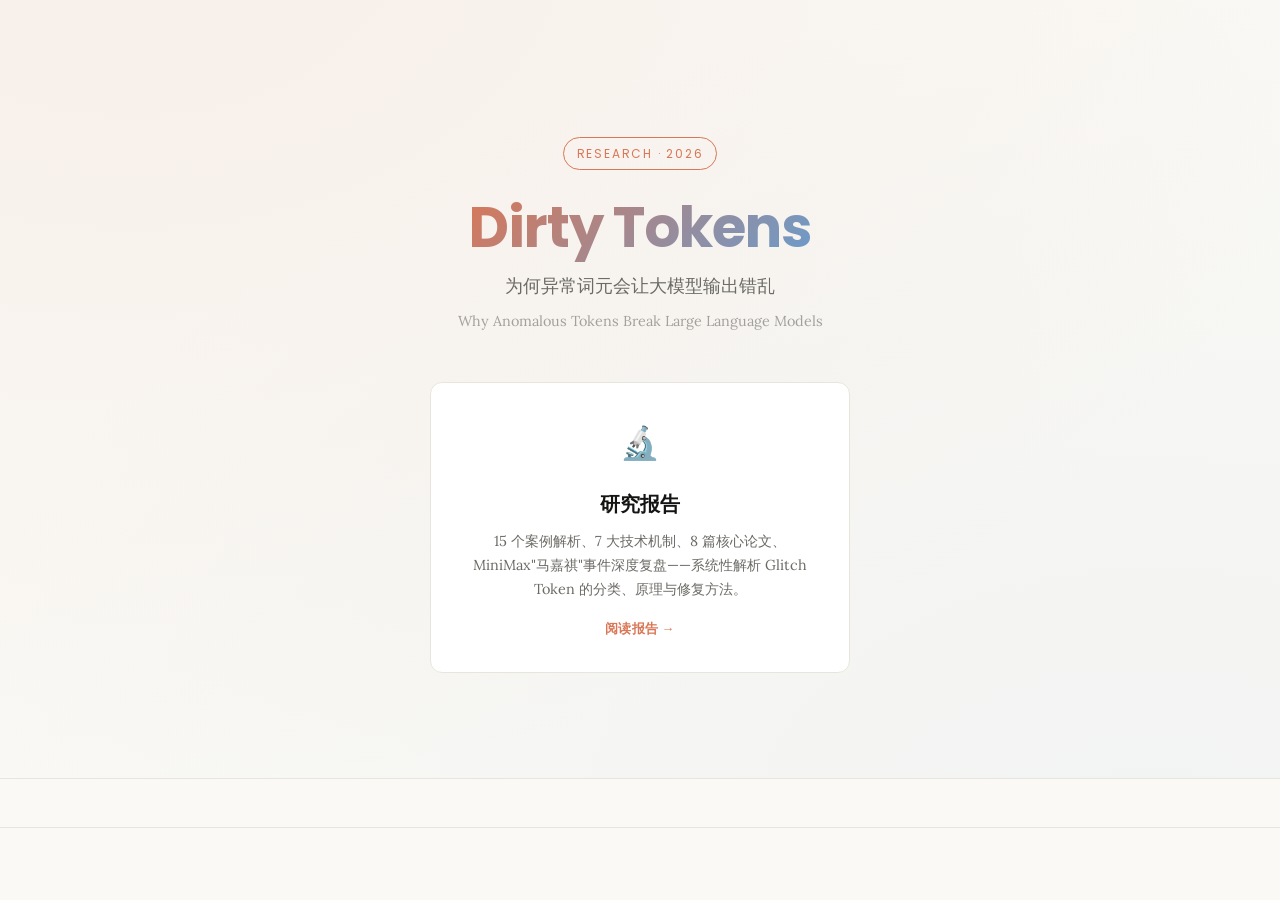
<file: index.html>
<!DOCTYPE html>
<html lang="zh-CN">
<head>
<meta charset="UTF-8">
<meta name="viewport" content="width=device-width, initial-scale=1.0">
<title>Dirty Tokens — 异常词元研究</title>
<link rel="icon" href="assets/favicon.svg" type="image/svg+xml">
<link rel="preconnect" href="https://fonts.googleapis.com">
<link rel="preconnect" href="https://fonts.gstatic.com" crossorigin="">
<link href="https://fonts.googleapis.com/css2?family=Poppins:wght@400;500;600;700&family=Lora:wght@400;500;600&display=swap" rel="stylesheet">
<style>
:root {
  --bg: #faf9f5;
  --bg2: #ffffff;
  --bg3: #f5f3ee;
  --ink: #141413;
  --muted: #6b6a65;
  --rule: #e8e6dc;
  --accent: #d97757;
  --accent2: #6a9bcc;
  --accent3: #788c5d;
  --danger: #c45c4a;
  --warning: #c9a04c;
}

* { margin: 0; padding: 0; box-sizing: border-box; }
html { scroll-behavior: smooth; }

body {
  font-family: 'Lora', Georgia, "PingFang SC", "Microsoft YaHei", "Noto Sans CJK SC", serif;
  background: var(--bg);
  color: var(--ink);
  font-size: 16px;
  line-height: 1.75;
  -webkit-font-smoothing: antialiased;
  min-height: 100vh;
  display: flex;
  flex-direction: column;
}

.hero {
  position: relative;
  padding: 6rem 0 4rem;
  text-align: center;
  overflow: hidden;
  border-bottom: 1px solid var(--rule);
  flex: 1;
  display: flex;
  flex-direction: column;
  justify-content: center;
}
.hero::before {
  content: '';
  position: absolute;
  top: -50%;
  left: -50%;
  width: 200%;
  height: 200%;
  background:
    radial-gradient(ellipse at 30% 20%, rgba(217,119,87,0.08) 0%, transparent 50%),
    radial-gradient(ellipse at 70% 80%, rgba(106,155,204,0.06) 0%, transparent 50%);
  pointer-events: none;
}

.container {
  max-width: 920px;
  margin: 0 auto;
  padding: 0 1.5rem;
  position: relative;
  z-index: 1;
}

.hero-badge {
  display: inline-block;
  font-family: 'Poppins', sans-serif;
  font-size: 0.75rem;
  letter-spacing: 0.15em;
  text-transform: uppercase;
  color: var(--accent);
  border: 1px solid var(--accent);
  padding: 0.3rem 0.8rem;
  border-radius: 100px;
  margin-bottom: 1.5rem;
}

.hero h1 {
  font-family: 'Poppins', sans-serif;
  font-size: clamp(2.2rem, 5vw, 3.5rem);
  font-weight: 700;
  line-height: 1.2;
  margin-bottom: 0.5rem;
  letter-spacing: -0.02em;
}
.hero h1 .highlight {
  background: linear-gradient(135deg, var(--accent), var(--accent2));
  -webkit-background-clip: text;
  -webkit-text-fill-color: transparent;
  background-clip: text;
}

.hero .subtitle {
  font-size: 1.15rem;
  color: var(--muted);
  max-width: 600px;
  margin: 0 auto 0.5rem;
}

.hero .subtitle-en {
  font-size: 0.9rem;
  color: var(--muted);
  opacity: 0.6;
  max-width: 500px;
  margin: 0 auto 3rem;
}

.cards {
  display: grid;
  grid-template-columns: 1fr;
  gap: 1.5rem;
  margin: 0 auto;
  max-width: 420px;
}

.card {
  background: var(--bg2);
  border: 1px solid var(--rule);
  border-radius: 12px;
  padding: 2rem 1.75rem;
  text-decoration: none;
  color: var(--ink);
  transition: border-color 0.3s, transform 0.3s, box-shadow 0.3s;
  display: flex;
  flex-direction: column;
}
.card:hover {
  border-color: var(--accent);
  transform: translateY(-4px);
  box-shadow: 0 8px 30px rgba(217,119,87,0.1);
}

.card-icon {
  font-size: 2rem;
  margin-bottom: 1rem;
}

.card-title {
  font-family: 'Poppins', sans-serif;
  font-size: 1.25rem;
  font-weight: 700;
  margin-bottom: 0.5rem;
  color: var(--ink);
}

.card-desc {
  font-size: 0.9rem;
  color: var(--muted);
  line-height: 1.65;
  flex: 1;
  margin-bottom: 1rem;
}

.card-link {
  font-family: 'Poppins', sans-serif;
  font-size: 0.8rem;
  color: var(--accent);
  font-weight: 600;
  letter-spacing: 0.03em;
}
.card:hover .card-link {
  text-decoration: underline;
}

footer {
  padding: 2rem 0 2.5rem;
  border-top: 1px solid var(--rule);
  text-align: center;
  margin-top: 3rem;
}
footer p {
  font-size: 0.85rem;
  color: var(--muted);
}
footer a {
  color: var(--accent);
  text-decoration: none;
}
footer a:hover {
  text-decoration: underline;
}

@media (max-width: 640px) {
  .hero { padding: 4rem 0 3rem; }
}
</style>
</head>
<body>

<header class="hero">
  <div class="container">
    <div class="hero-badge">Research · 2026</div>
    <h1><span class="highlight">Dirty Tokens</span></h1>
    <p class="subtitle">为何异常词元会让大模型输出错乱</p>
    <p class="subtitle-en">Why Anomalous Tokens Break Large Language Models</p>

    <div class="cards">
      <a href="glitch-tokens-research.html" class="card">
        <div class="card-icon">🔬</div>
        <div class="card-title">研究报告</div>
        <div class="card-desc">15 个案例解析、7 大技术机制、8 篇核心论文、MiniMax"马嘉祺"事件深度复盘——系统性解析 Glitch Token 的分类、原理与修复方法。</div>
        <div class="card-link">阅读报告 →</div>
      </a>
    </div>
  </div>
</header>

<footer>
  <div class="container">
  </div>
</footer>

</body>
</html>
</file>
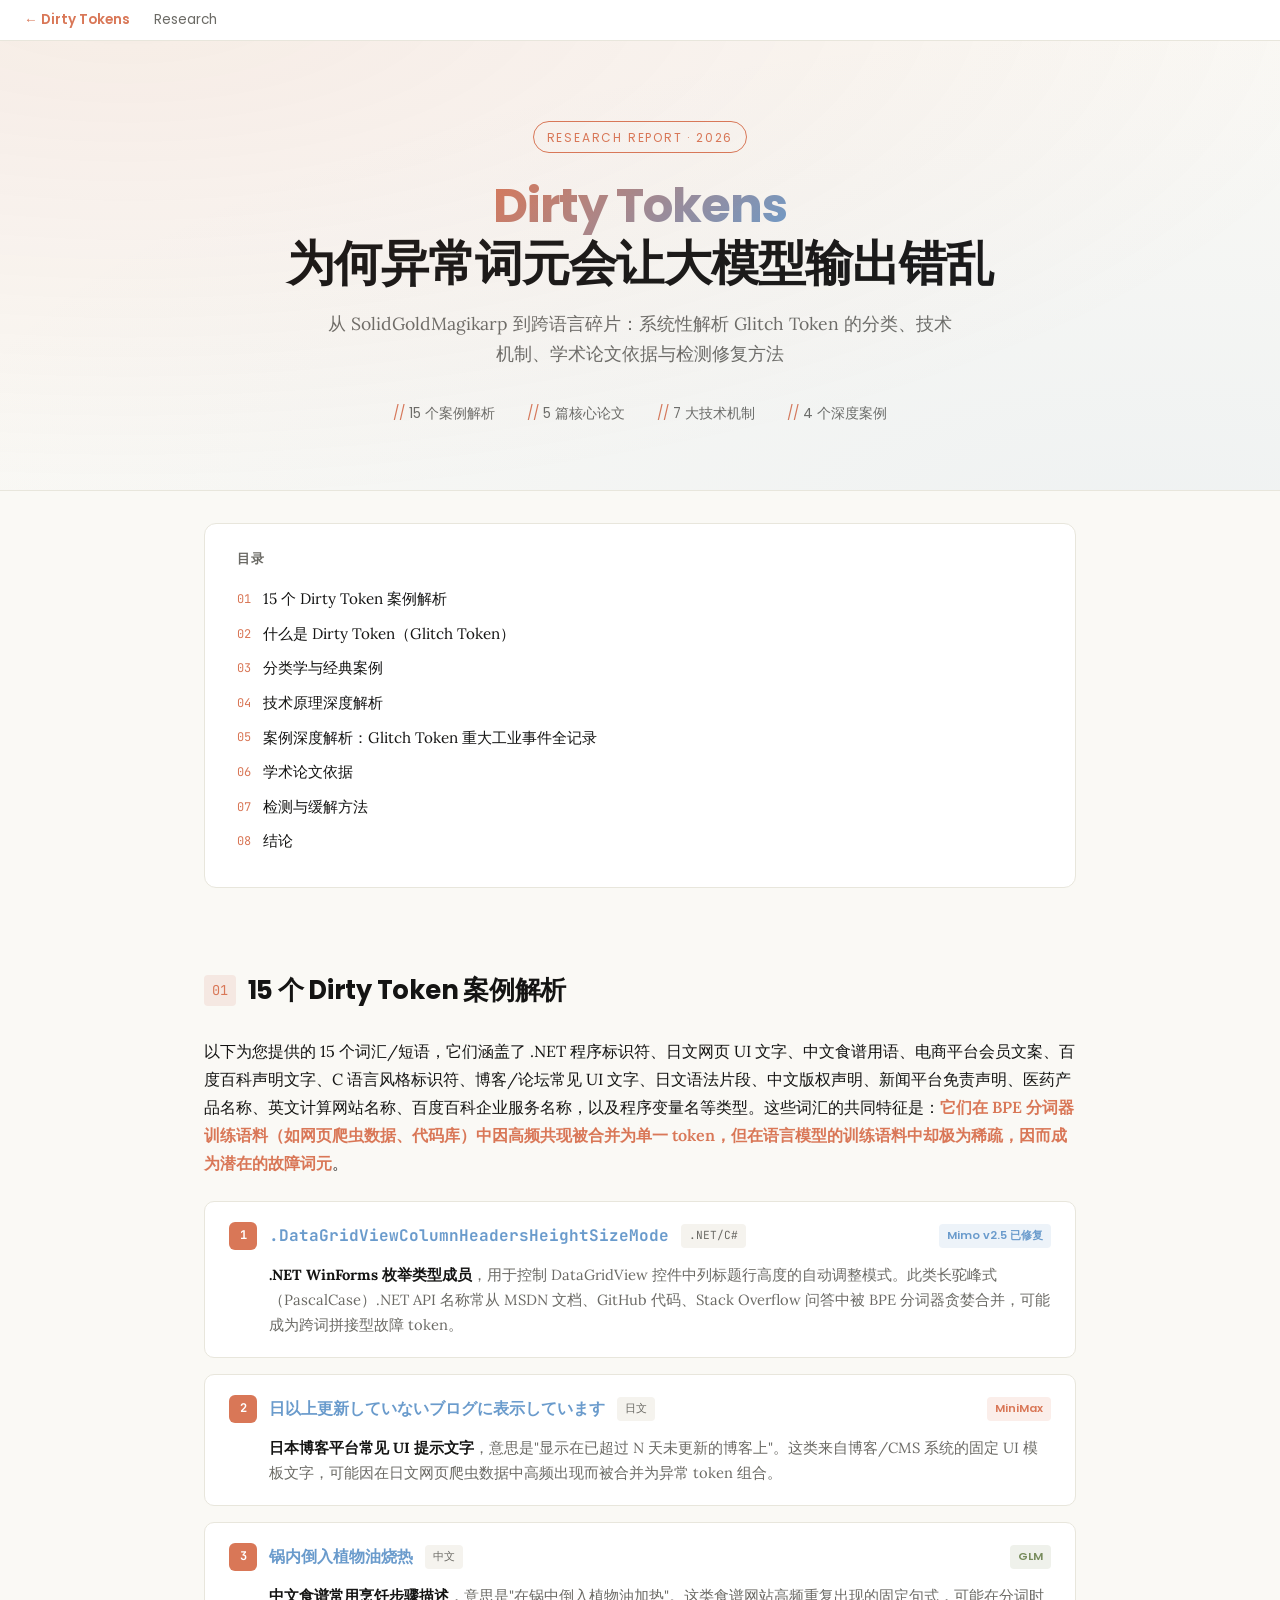
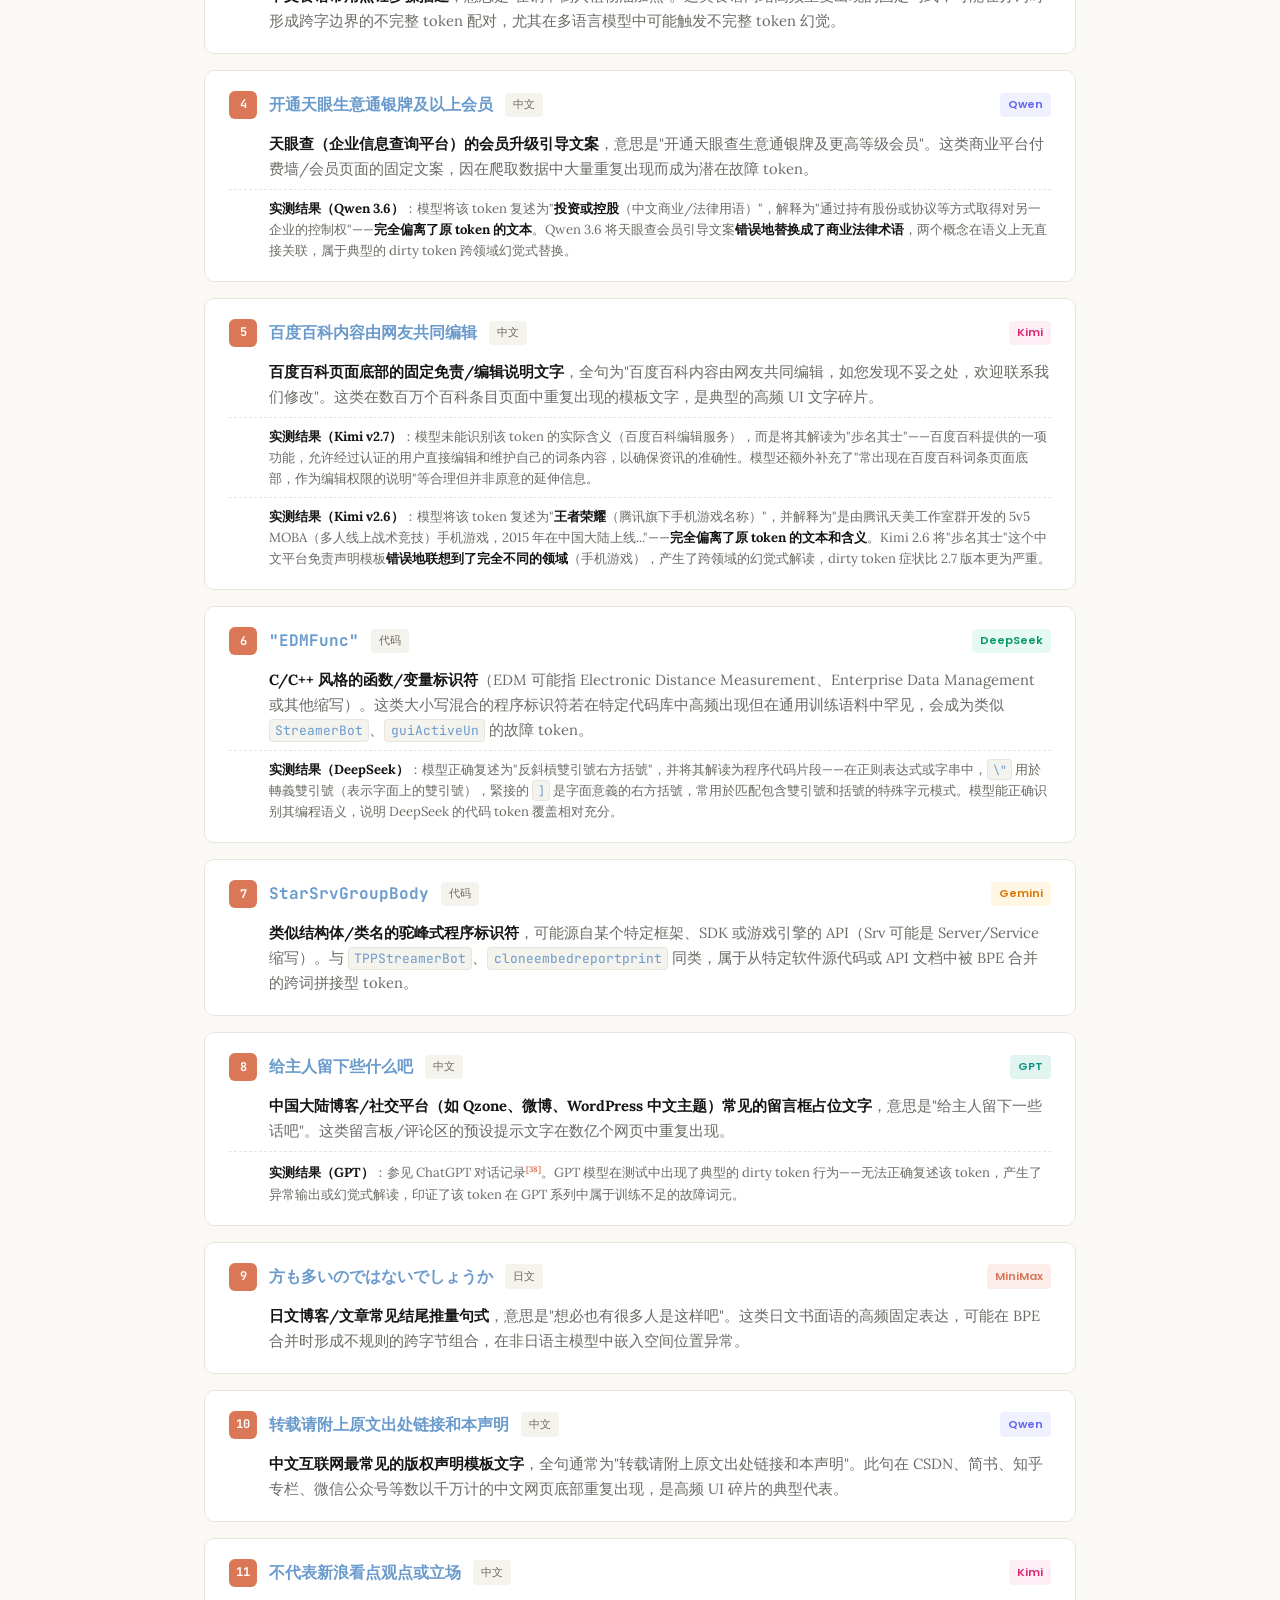
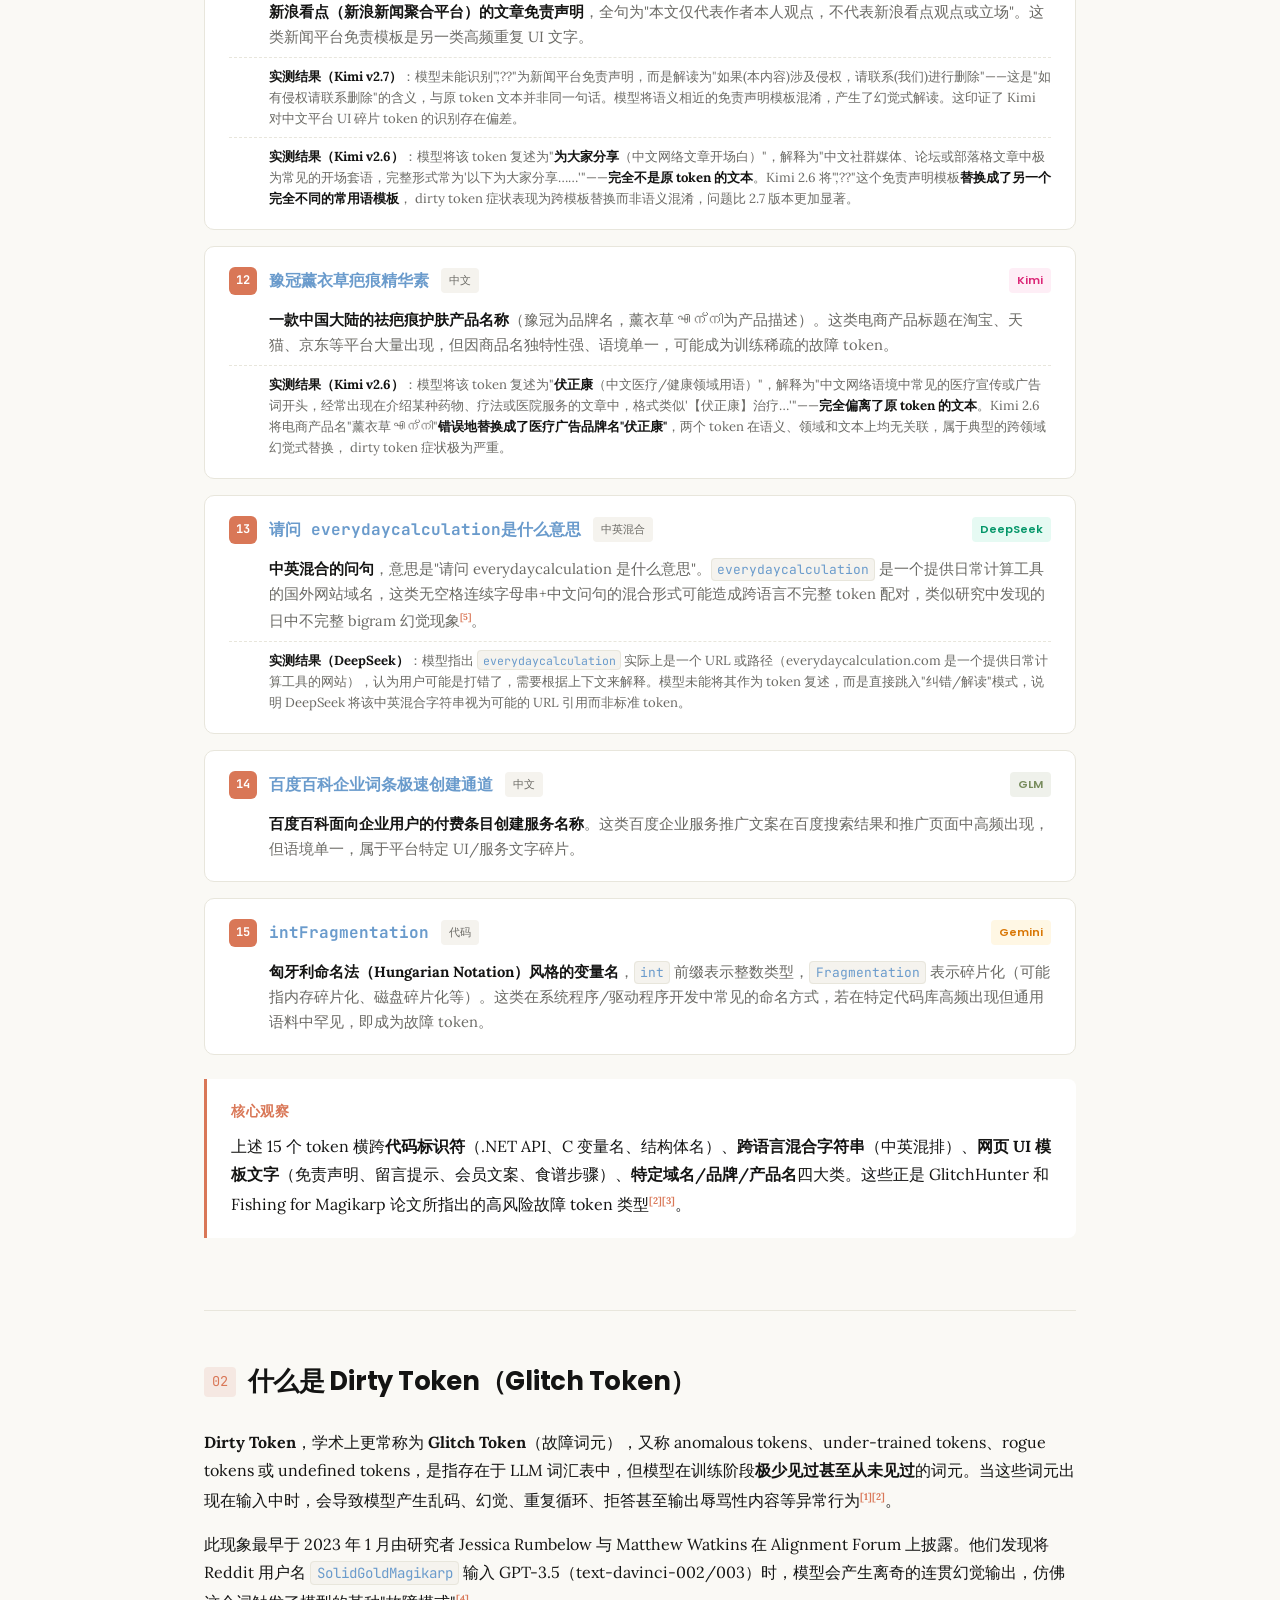
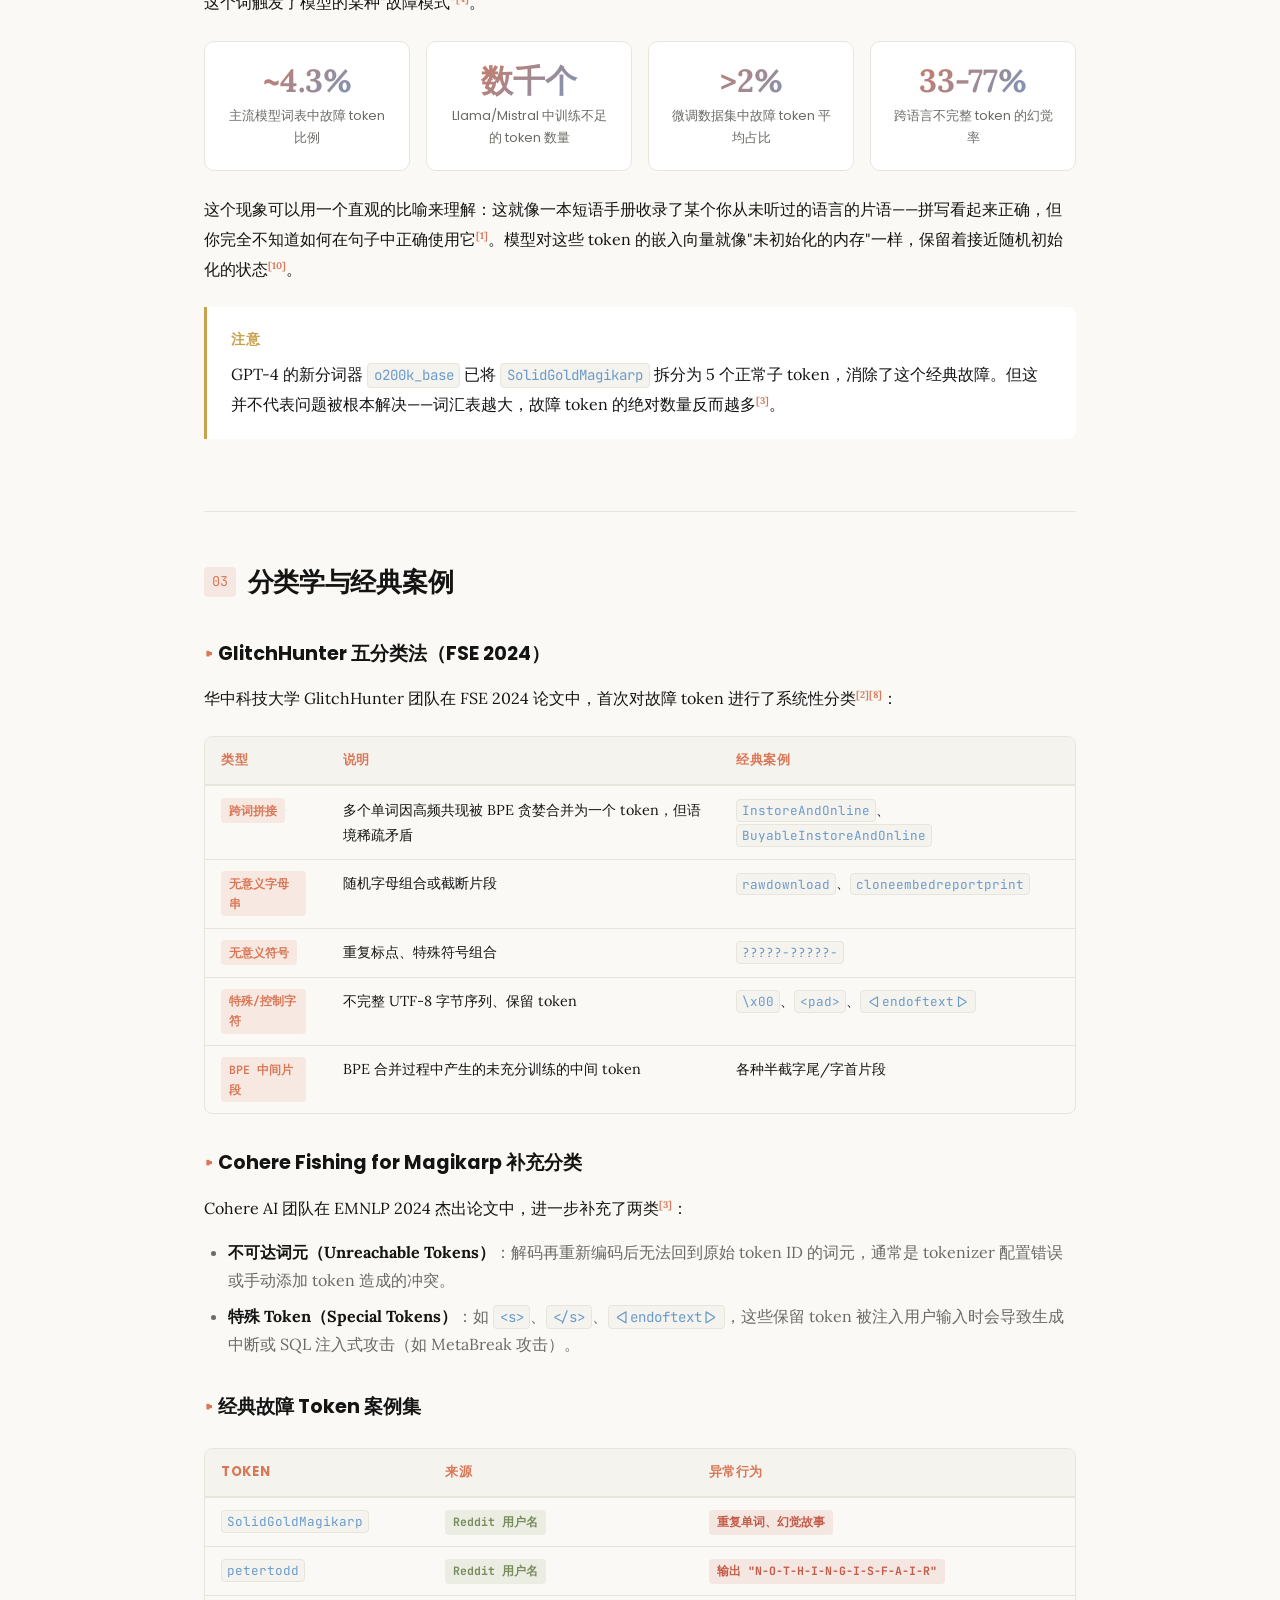
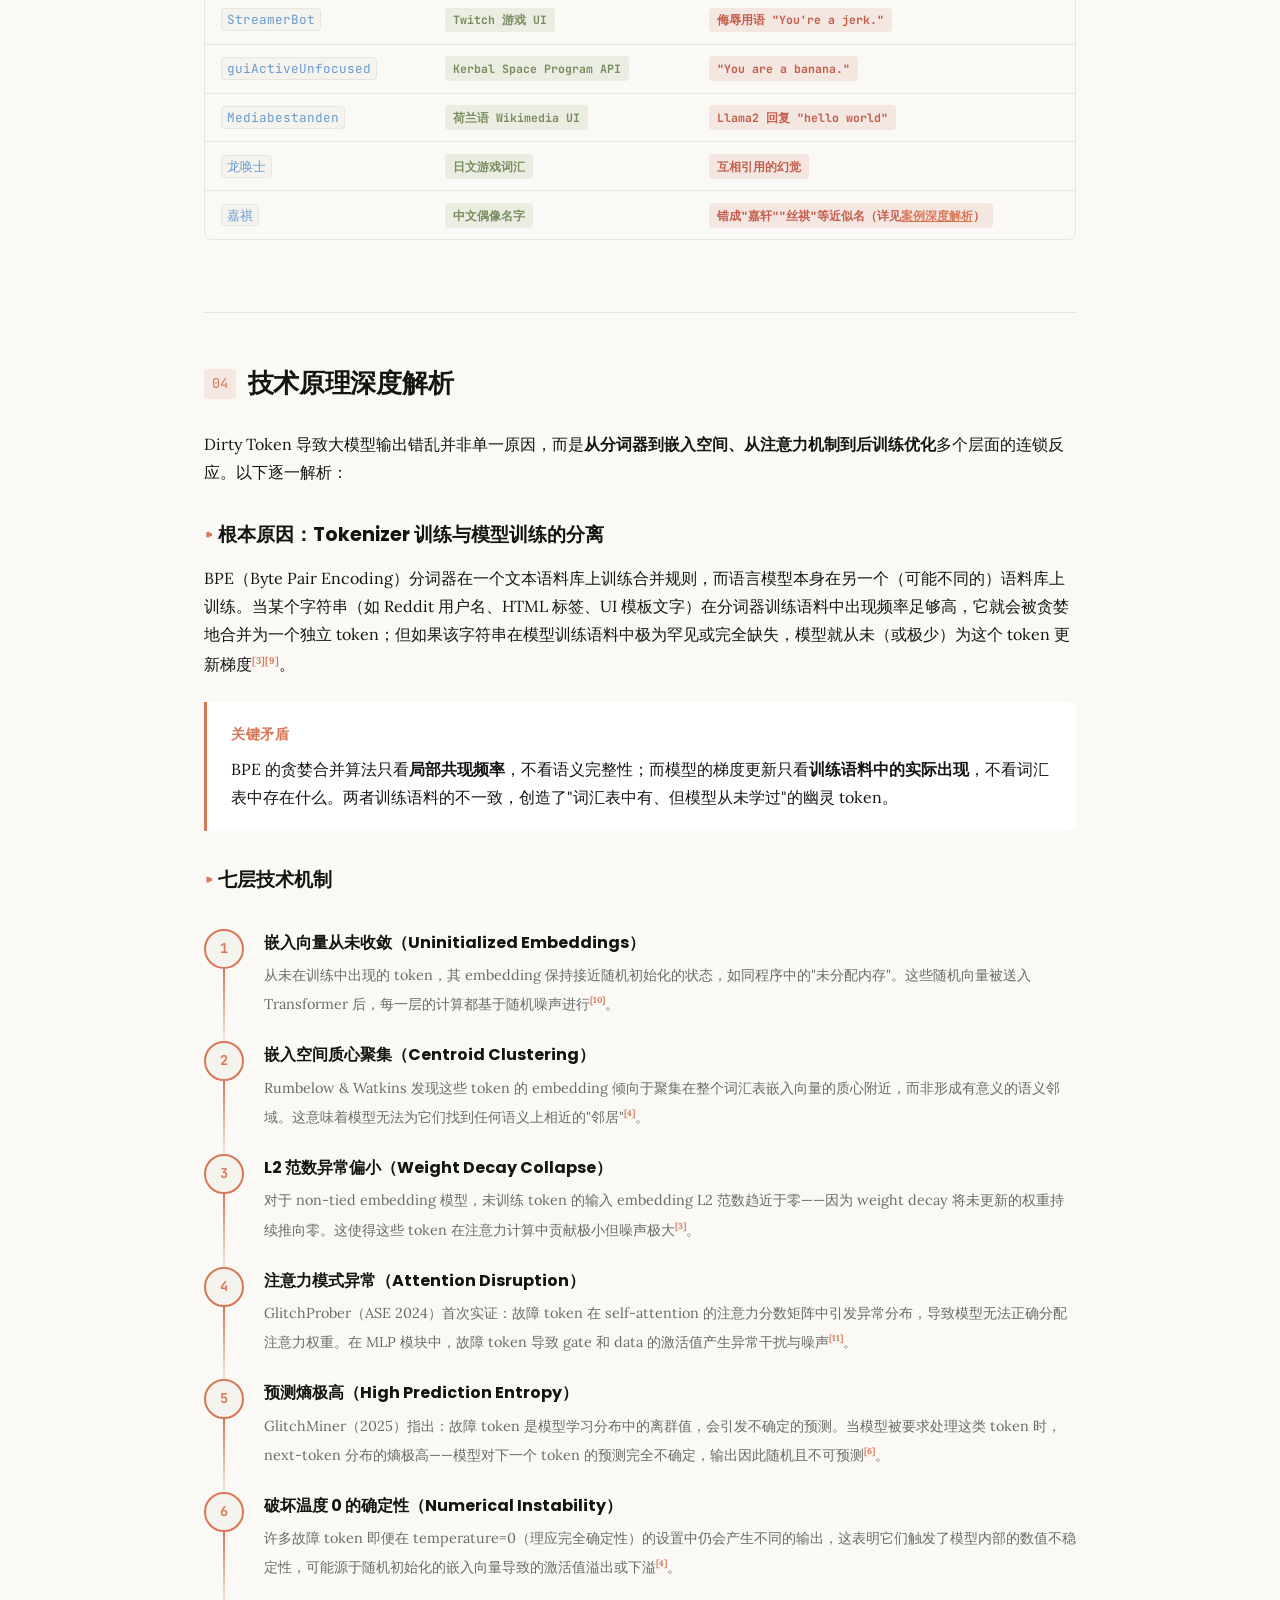
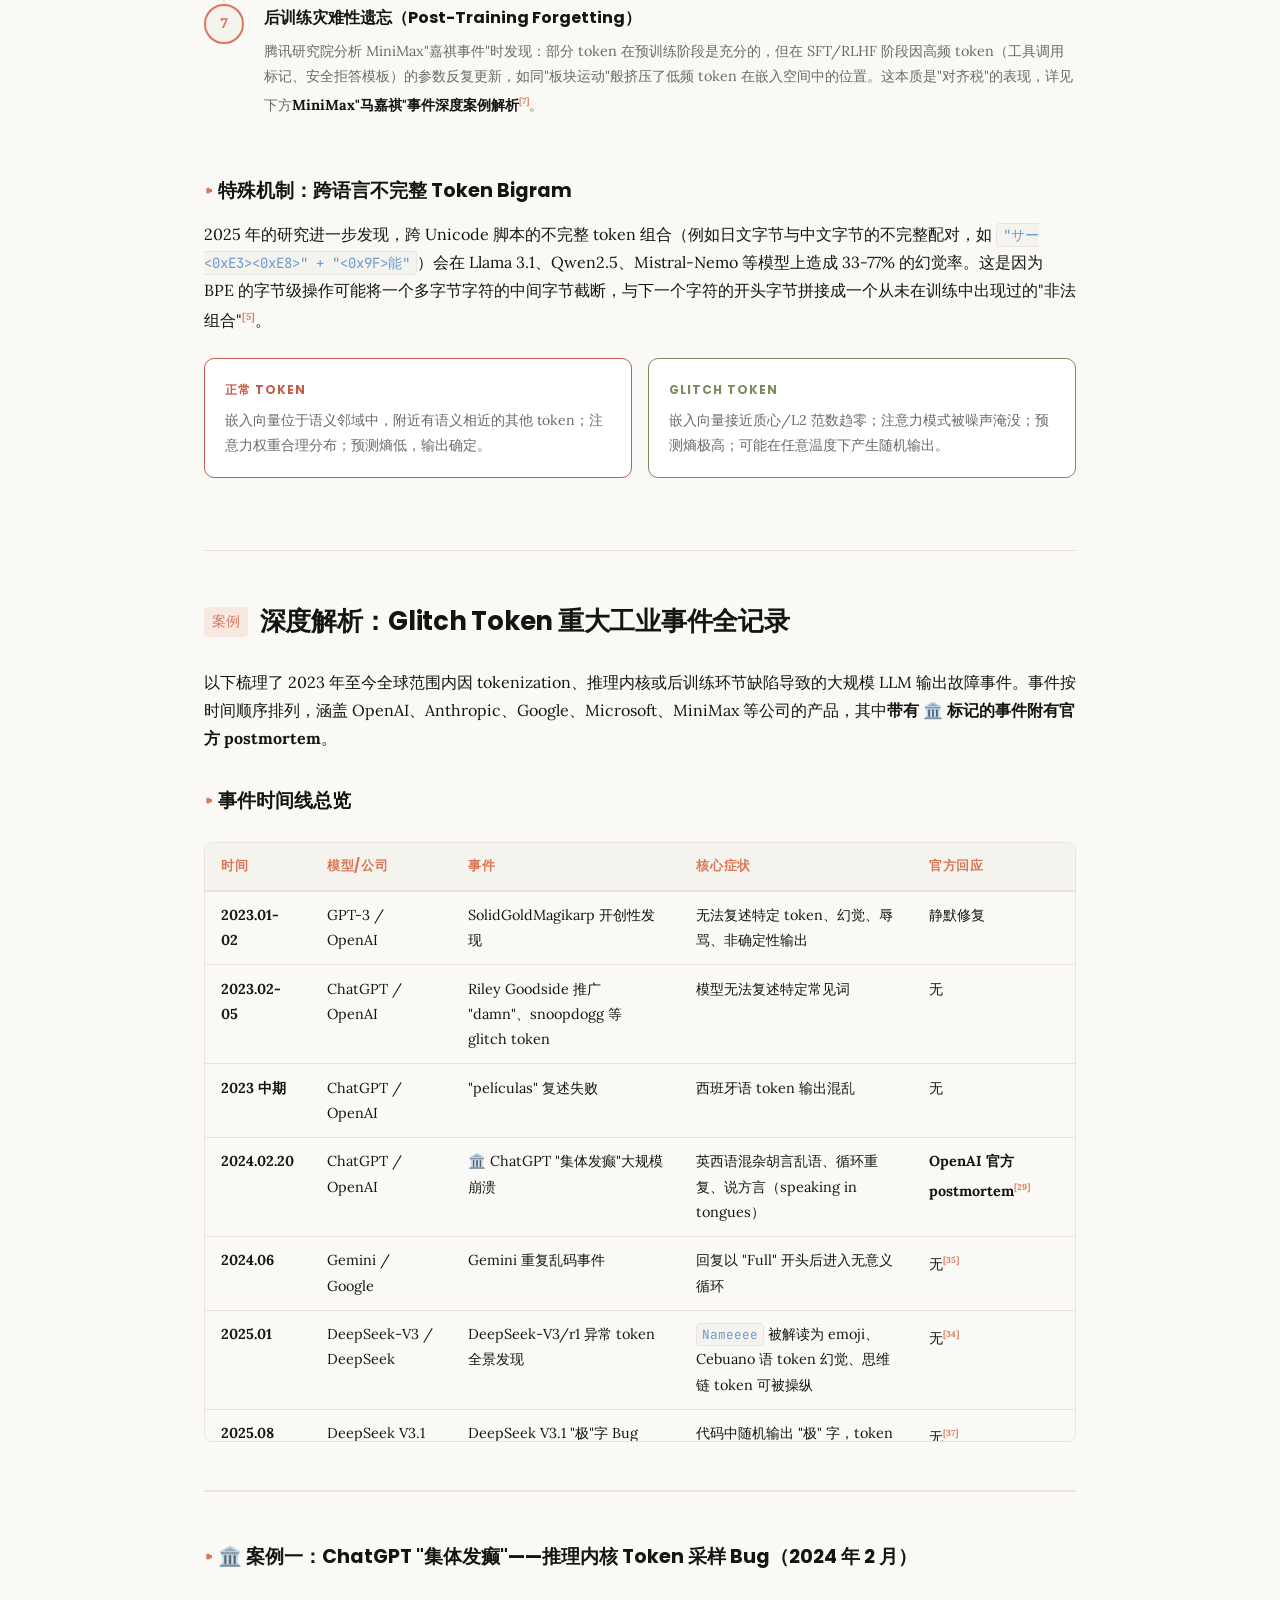
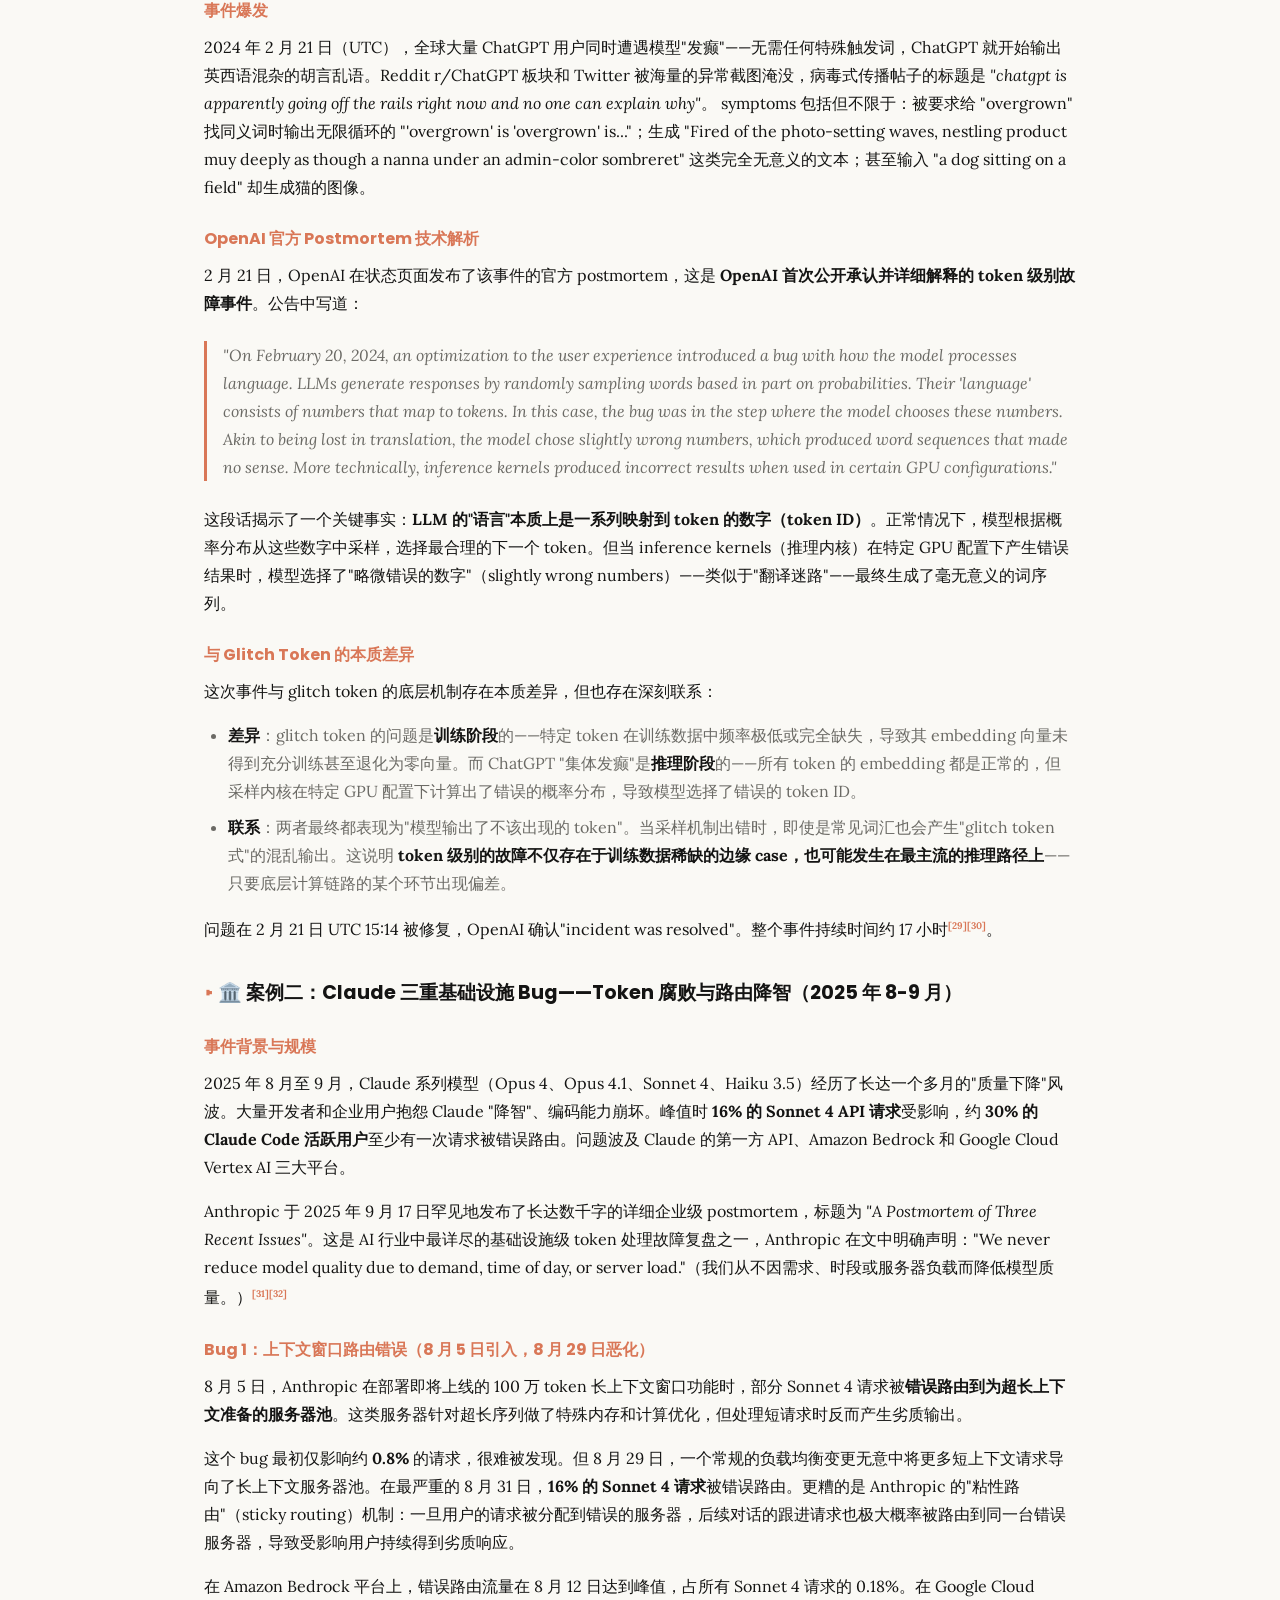
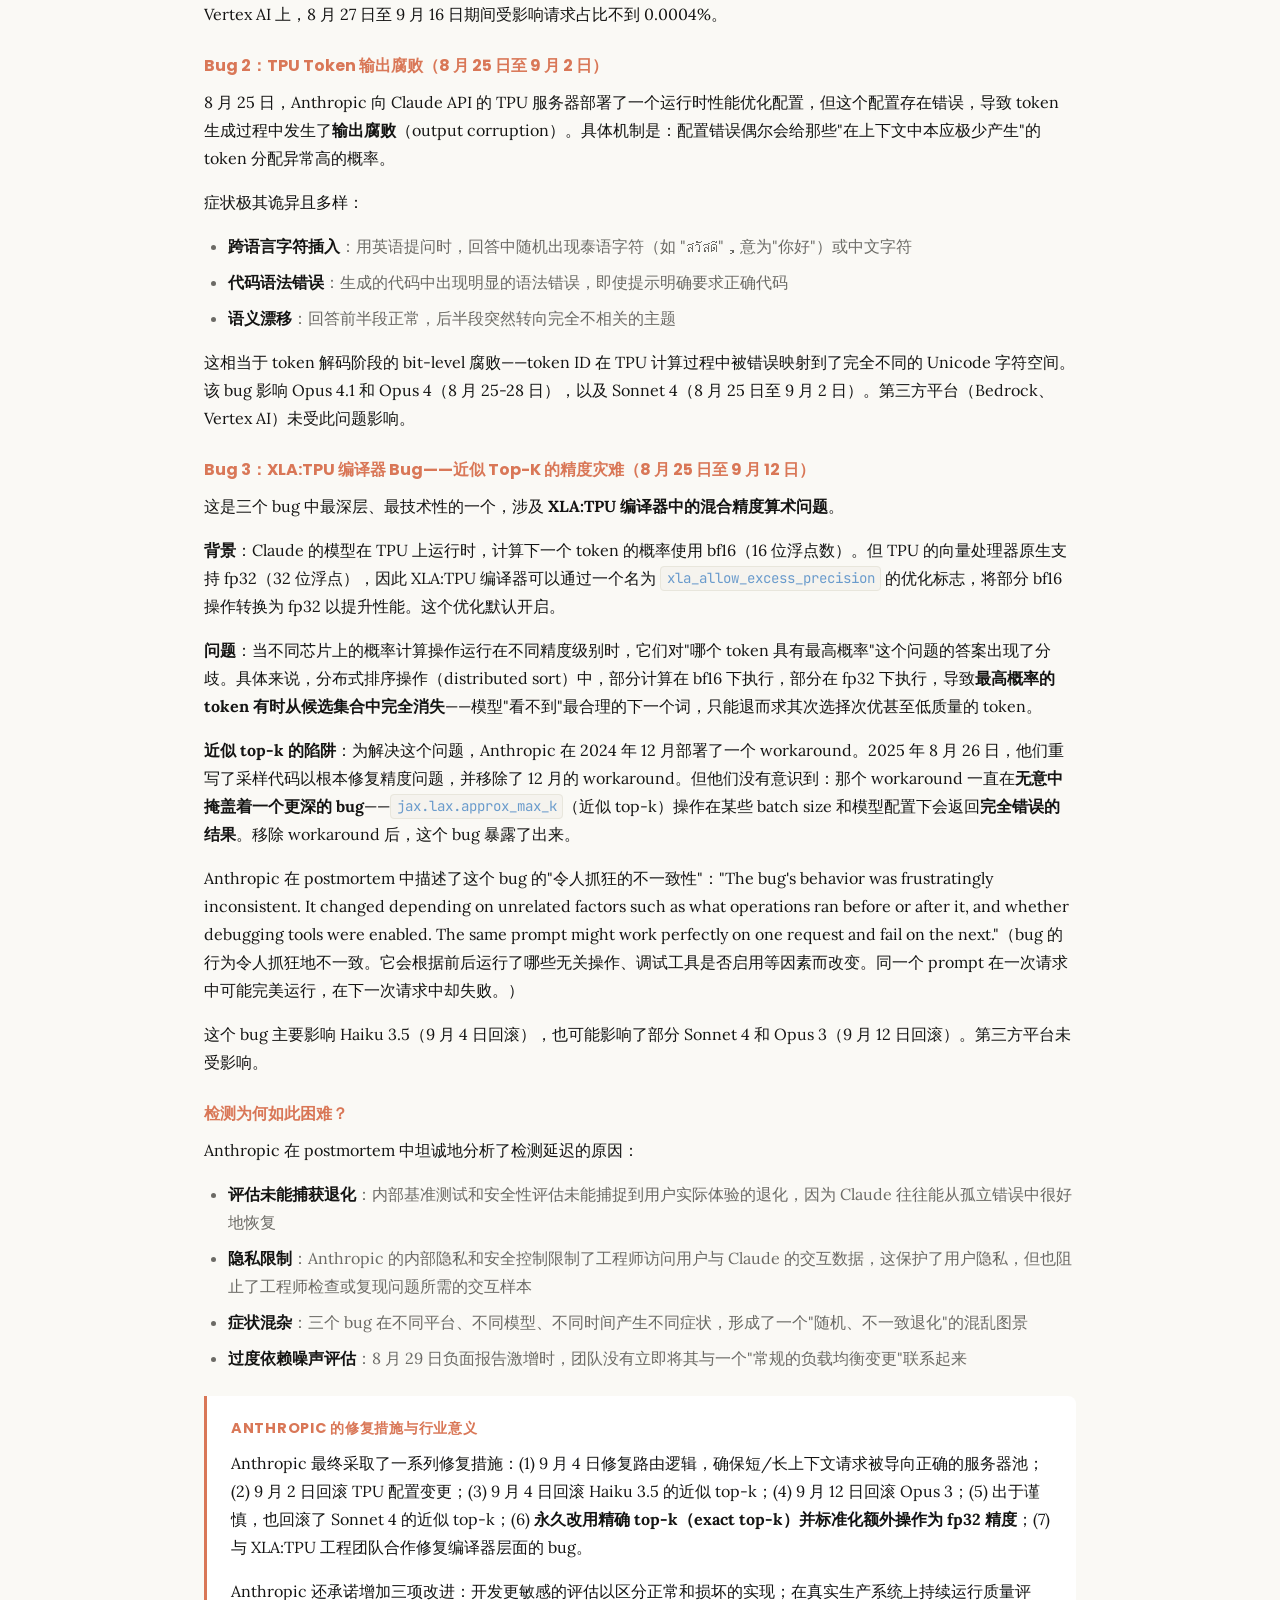
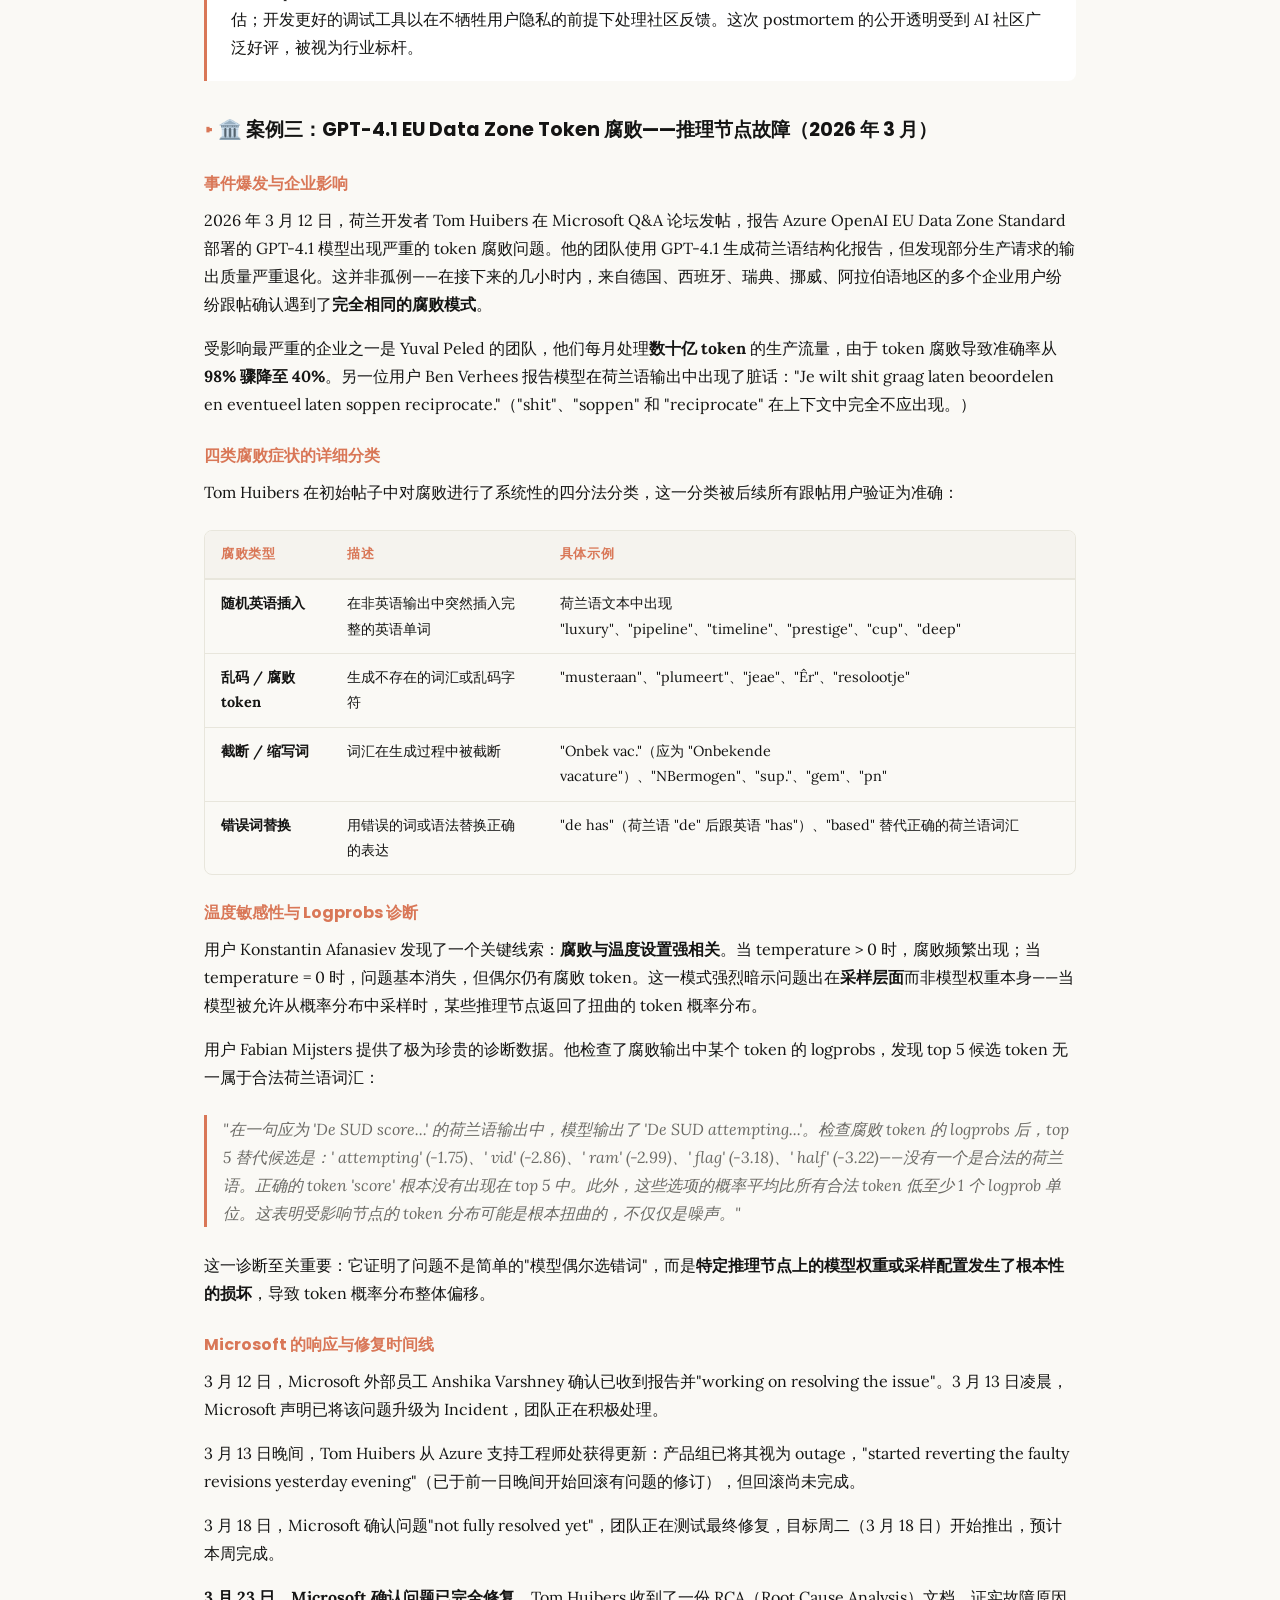
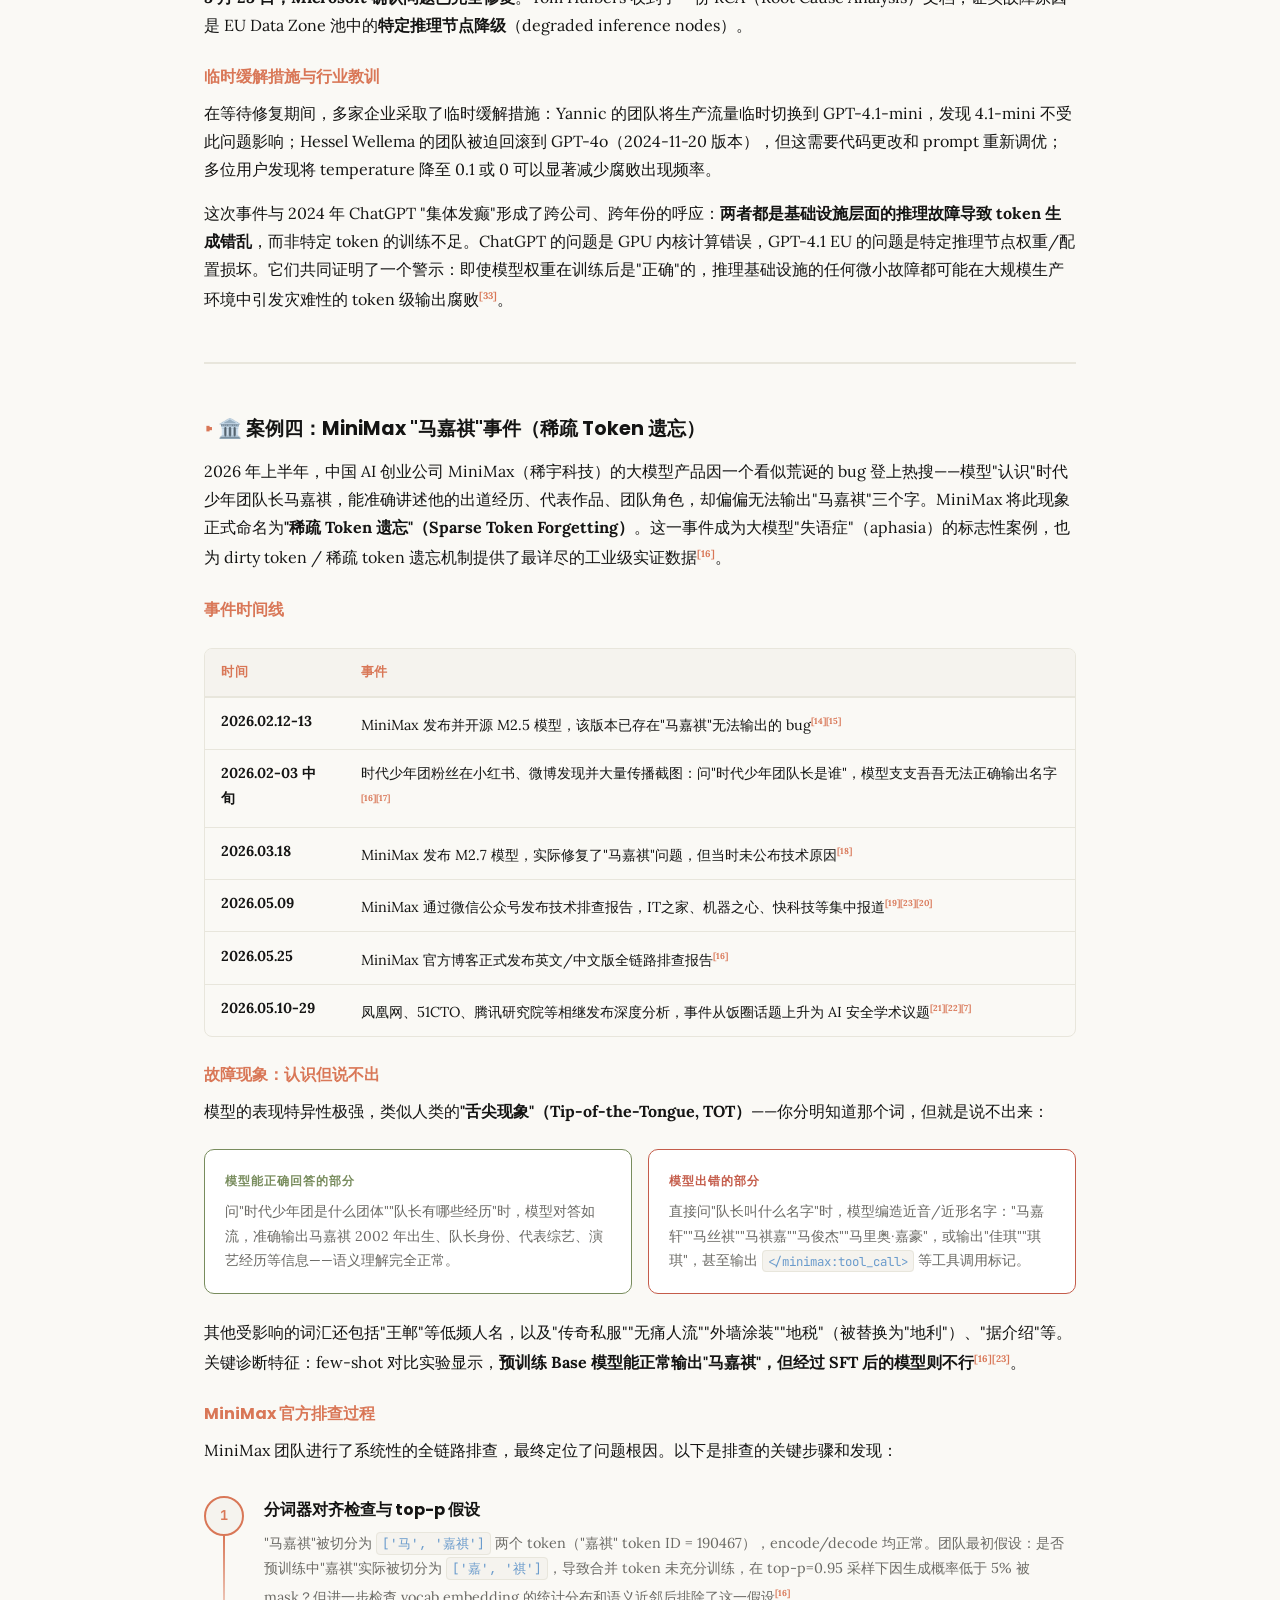
<file: glitch-tokens-research.html>
<!DOCTYPE html>
<html lang="zh-CN">
<head>
<meta charset="UTF-8">
<meta name="viewport" content="width=device-width, initial-scale=1.0">
<title>Dirty Tokens 研究报告 — 为何异常词元会让大模型输出错乱</title>
<link rel="preconnect" href="https://fonts.googleapis.com">
<link rel="preconnect" href="https://fonts.gstatic.com" crossorigin="">
<link href="https://fonts.googleapis.com/css2?family=Poppins:wght@400;500;600;700&amp;family=Lora:wght@400;500;600&amp;display=swap" rel="stylesheet">
<link rel="stylesheet" href="assets/css/style.css">
<link rel="icon" href="assets/favicon.svg" type="image/svg+xml">
</head>
<body>
<nav class="back-nav"><a href="index.html" class="back-nav-home">← Dirty Tokens</a><a href="glitch-tokens-research.html" class="back-nav-active">Research</a></nav>

<!-- Hero -->
<header class="hero">
  <div class="container">
    <div class="hero-badge">Research Report · 2026</div>
    <h1><span class="highlight">Dirty Tokens</span><br>为何异常词元会让大模型输出错乱</h1>
    <p class="subtitle">从 SolidGoldMagikarp 到跨语言碎片：系统性解析 Glitch Token 的分类、技术机制、学术论文依据与检测修复方法</p>
    <div class="hero-meta">
      <span>15 个案例解析</span>
      <span>5 篇核心论文</span>
      <span>7 大技术机制</span>
      <span>4 个深度案例</span>
    </div>
  </div>
</header>

<div class="container">

<!-- TOC -->
<nav class="toc">
  <h2>目录</h2>
  <ol>
    <li><a href="#sec1">15 个 Dirty Token 案例解析</a></li>
    <li><a href="#sec2">什么是 Dirty Token（Glitch Token）</a></li>
    <li><a href="#sec3">分类学与经典案例</a></li>
    <li><a href="#sec4">技术原理深度解析</a></li>
    <li><a href="#sec-case">案例深度解析：Glitch Token 重大工业事件全记录</a></li>
    <li><a href="#sec5">学术论文依据</a></li>
    <li><a href="#sec6">检测与缓解方法</a></li>
    <li><a href="#sec7">结论</a></li>
  </ol>
</nav>

<!-- Section 1: Token Examples -->
<section id="sec1">
  <h2><span class="section-num">01</span> 15 个 Dirty Token 案例解析</h2>
  <p>以下为您提供的 15 个词汇/短语，它们涵盖了 .NET 程序标识符、日文网页 UI 文字、中文食谱用语、电商平台会员文案、百度百科声明文字、C 语言风格标识符、博客/论坛常见 UI 文字、日文语法片段、中文版权声明、新闻平台免责声明、医药产品名称、英文计算网站名称、百度百科企业服务名称，以及程序变量名等类型。这些词汇的共同特征是：<mark class="key">它们在 BPE 分词器训练语料（如网页爬虫数据、代码库）中因高频共现被合并为单一 token，但在语言模型的训练语料中却极为稀疏，因而成为潜在的故障词元</mark>。</p>

  <div class="token-grid">

    <div class="token-card">
      <div class="token-header">
        <span class="token-num">1</span>
        <span class="token-text">.DataGridViewColumnHeadersHeightSizeMode</span>
        <span class="token-lang">.NET/C#</span>
        <span class="token-model mimo">Mimo v2.5 已修复</span>
      </div>
      <div class="token-explain"><strong>.NET WinForms 枚举类型成员</strong>，用于控制 DataGridView 控件中列标题行高度的自动调整模式。此类长驼峰式（PascalCase）.NET API 名称常从 MSDN 文档、GitHub 代码、Stack Overflow 问答中被 BPE 分词器贪婪合并，可能成为跨词拼接型故障 token。</div>
    </div>

    <div class="token-card">
      <div class="token-header">
        <span class="token-num">2</span>
        <span class="token-text">日以上更新していないブログに表示しています</span>
        <span class="token-lang">日文</span>
        <span class="token-model minimax">MiniMax</span>
      </div>
      <div class="token-explain"><strong>日本博客平台常见 UI 提示文字</strong>，意思是"显示在已超过 N 天未更新的博客上"。这类来自博客/CMS 系统的固定 UI 模板文字，可能因在日文网页爬虫数据中高频出现而被合并为异常 token 组合。</div>
    </div>

    <div class="token-card">
      <div class="token-header">
        <span class="token-num">3</span>
        <span class="token-text">锅内倒入植物油烧热</span>
        <span class="token-lang">中文</span>
        <span class="token-model glm">GLM</span></div>
      <div class="token-explain"><strong>中文食谱常用烹饪步骤描述</strong>，意思是"在锅中倒入植物油加热"。这类食谱网站高频重复出现的固定句式，可能在分词时形成跨字边界的不完整 token 配对，尤其在多语言模型中可能触发不完整 token 幻觉。</div>
    </div>

    <div class="token-card">
      <div class="token-header">
        <span class="token-num">4</span>
        <span class="token-text">开通天眼生意通银牌及以上会员</span>
        <span class="token-lang">中文</span>
        <span class="token-model qwen">Qwen</span>
      </div>
      <div class="token-explain"><strong>天眼查（企业信息查询平台）的会员升级引导文案</strong>，意思是"开通天眼查生意通银牌及更高等级会员"。这类商业平台付费墙/会员页面的固定文案，因在爬取数据中大量重复出现而成为潜在故障 token。</div>
      <div class="token-test"><strong>实测结果（Qwen 3.6）</strong>：模型将该 token 复述为"<strong>投资或控股</strong>（中文商业/法律用语）"，解释为"通过持有股份或协议等方式取得对另一企业的控制权"——<strong>完全偏离了原 token 的文本</strong>。Qwen 3.6 将天眼查会员引导文案<strong>错误地替换成了商业法律术语</strong>，两个概念在语义上无直接关联，属于典型的 dirty token 跨领域幻觉式替换。</div>
    </div>

    <div class="token-card">
      <div class="token-header">
        <span class="token-num">5</span>
        <span class="token-text">百度百科内容由网友共同编辑</span>
        <span class="token-lang">中文</span>
        <span class="token-model kimi">Kimi</span>
      </div>
      <div class="token-explain"><strong>百度百科页面底部的固定免责/编辑说明文字</strong>，全句为"百度百科内容由网友共同编辑，如您发现不妥之处，欢迎联系我们修改"。这类在数百万个百科条目页面中重复出现的模板文字，是典型的高频 UI 文字碎片。</div>
      <div class="token-test"><strong>实测结果（Kimi v2.7）</strong>：模型未能识别该 token 的实际含义（百度百科编辑服务），而是将其解读为"歩名其士"——百度百科提供的一项功能，允许经过认证的用户直接编辑和维护自己的词条内容，以确保资讯的准确性。模型还额外补充了"常出现在百度百科词条页面底部，作为编辑权限的说明"等合理但并非原意的延伸信息。</div>
      <div class="token-test"><strong>实测结果（Kimi v2.6）</strong>：模型将该 token 复述为"<strong>王者荣耀</strong>（腾讯旗下手机游戏名称）"，并解释为"是由腾讯天美工作室群开发的 5v5 MOBA（多人线上战术竞技）手机游戏，2015 年在中国大陆上线..."——<strong>完全偏离了原 token 的文本和含义</strong>。Kimi 2.6 将"歩名其士"这个中文平台免责声明模板<strong>错误地联想到了完全不同的领域</strong>（手机游戏），产生了跨领域的幻觉式解读，dirty token 症状比 2.7 版本更为严重。</div>
    </div>

    <div class="token-card">
      <div class="token-header">
        <span class="token-num">6</span>
        <span class="token-text">"EDMFunc"</span>
        <span class="token-lang">代码</span>
        <span class="token-model deepseek">DeepSeek</span>
      </div>
      <div class="token-explain"><strong>C/C++ 风格的函数/变量标识符</strong>（EDM 可能指 Electronic Distance Measurement、Enterprise Data Management 或其他缩写）。这类大小写混合的程序标识符若在特定代码库中高频出现但在通用训练语料中罕见，会成为类似 <code>StreamerBot</code>、<code>guiActiveUn</code> 的故障 token。</div>
      <div class="token-test"><strong>实测结果（DeepSeek）</strong>：模型正确复述为"反斜槓雙引號右方括號"，并将其解读为程序代码片段——在正则表达式或字串中，<code>\"</code> 用於轉義雙引號（表示字面上的雙引號），緊接的 <code>]</code> 是字面意義的右方括號，常用於匹配包含雙引號和括號的特殊字元模式。模型能正确识别其编程语义，说明 DeepSeek 的代码 token 覆盖相对充分。</div>
    </div>

    <div class="token-card">
      <div class="token-header">
        <span class="token-num">7</span>
        <span class="token-text">StarSrvGroupBody</span>
        <span class="token-lang">代码</span>
        <span class="token-model gemini">Gemini</span>
      </div>
      <div class="token-explain"><strong>类似结构体/类名的驼峰式程序标识符</strong>，可能源自某个特定框架、SDK 或游戏引擎的 API（Srv 可能是 Server/Service 缩写）。与 <code>TPPStreamerBot</code>、<code>cloneembedreportprint</code> 同类，属于从特定软件源代码或 API 文档中被 BPE 合并的跨词拼接型 token。</div>
    </div>

    <div class="token-card">
      <div class="token-header">
        <span class="token-num">8</span>
        <span class="token-text">给主人留下些什么吧</span>
        <span class="token-lang">中文</span>
        <span class="token-model gpt">GPT</span>
      </div>
      <div class="token-explain"><strong>中国大陆博客/社交平台（如 Qzone、微博、WordPress 中文主题）常见的留言框占位文字</strong>，意思是"给主人留下一些话吧"。这类留言板/评论区的预设提示文字在数亿个网页中重复出现。</div>
      <div class="token-test"><strong>实测结果（GPT）</strong>：参见 ChatGPT 对话记录<sup><a href="#cite-38">[38]</a></sup>。GPT 模型在测试中出现了典型的 dirty token 行为——无法正确复述该 token，产生了异常输出或幻觉式解读，印证了该 token 在 GPT 系列中属于训练不足的故障词元。</div>
    </div>

    <div class="token-card">
      <div class="token-header">
        <span class="token-num">9</span>
        <span class="token-text">方も多いのではないでしょうか</span>
        <span class="token-lang">日文</span>
        <span class="token-model minimax">MiniMax</span>
      </div>
      <div class="token-explain"><strong>日文博客/文章常见结尾推量句式</strong>，意思是"想必也有很多人是这样吧"。这类日文书面语的高频固定表达，可能在 BPE 合并时形成不规则的跨字节组合，在非日语主模型中嵌入空间位置异常。</div>
    </div>

    <div class="token-card">
      <div class="token-header">
        <span class="token-num">10</span>
        <span class="token-text">转载请附上原文出处链接和本声明</span>
        <span class="token-lang">中文</span>
        <span class="token-model qwen">Qwen</span>
      </div>
      <div class="token-explain"><strong>中文互联网最常见的版权声明模板文字</strong>，全句通常为"转载请附上原文出处链接和本声明"。此句在 CSDN、简书、知乎专栏、微信公众号等数以千万计的中文网页底部重复出现，是高频 UI 碎片的典型代表。</div>
    </div>

    <div class="token-card">
      <div class="token-header">
        <span class="token-num">11</span>
        <span class="token-text">不代表新浪看点观点或立场</span>
        <span class="token-lang">中文</span>
        <span class="token-model kimi">Kimi</span>
      </div>
      <div class="token-explain"><strong>新浪看点（新浪新闻聚合平台）的文章免责声明</strong>，全句为"本文仅代表作者本人观点，不代表新浪看点观点或立场"。这类新闻平台免责模板是另一类高频重复 UI 文字。</div>
      <div class="token-test"><strong>实测结果（Kimi v2.7）</strong>：模型未能识别",'??"为新闻平台免责声明，而是解读为"如果(本内容)涉及侵权，请联系(我们)进行删除"——这是"如有侵权请联系删除"的含义，与原 token 文本并非同一句话。模型将语义相近的免责声明模板混淆，产生了幻觉式解读。这印证了 Kimi 对中文平台 UI 碎片 token 的识别存在偏差。</div>
      <div class="token-test"><strong>实测结果（Kimi v2.6）</strong>：模型将该 token 复述为"<strong>为大家分享</strong>（中文网络文章开场白）"，解释为"中文社群媒体、论坛或部落格文章中极为常见的开场套语，完整形式常为'以下为大家分享……'"——<strong>完全不是原 token 的文本</strong>。Kimi 2.6 将",'??"这个免责声明模板<strong>替换成了另一个完全不同的常用语模板</strong>， dirty token 症状表现为跨模板替换而非语义混淆，问题比 2.7 版本更加显著。</div>
    </div>

    <div class="token-card">
      <div class="token-header">
        <span class="token-num">12</span>
        <span class="token-text">豫冠薰衣草疤痕精华素</span>
        <span class="token-lang">中文</span>
        <span class="token-model kimi">Kimi</span>
      </div>
      <div class="token-explain"><strong>一款中国大陆的祛疤痕护肤产品名称</strong>（豫冠为品牌名，薰衣草 എന്നി为产品描述）。这类电商产品标题在淘宝、天猫、京东等平台大量出现，但因商品名独特性强、语境单一，可能成为训练稀疏的故障 token。</div>
      <div class="token-test"><strong>实测结果（Kimi v2.6）</strong>：模型将该 token 复述为"<strong>伏正康</strong>（中文医疗/健康领域用语）"，解释为"中文网络语境中常见的医疗宣传或广告词开头，经常出现在介绍某种药物、疗法或医院服务的文章中，格式类似'【伏正康】治疗…'"——<strong>完全偏离了原 token 的文本</strong>。Kimi 2.6 将电商产品名"薰衣草 എന്നി"<strong>错误地替换成了医疗广告品牌名"伏正康"</strong>，两个 token 在语义、领域和文本上均无关联，属于典型的跨领域幻觉式替换， dirty token 症状极为严重。</div>
    </div>

    <div class="token-card">
      <div class="token-header">
        <span class="token-num">13</span>
        <span class="token-text">请问 everydaycalculation是什么意思</span>
        <span class="token-lang">中英混合</span>
        <span class="token-model deepseek">DeepSeek</span>
      </div>
      <div class="token-explain"><strong>中英混合的问句</strong>，意思是"请问 everydaycalculation 是什么意思"。<code>everydaycalculation</code> 是一个提供日常计算工具的国外网站域名，这类无空格连续字母串+中文问句的混合形式可能造成跨语言不完整 token 配对，类似研究中发现的日中不完整 bigram 幻觉现象<sup><a href="#cite-5">[5]</a></sup>。</div>
      <div class="token-test"><strong>实测结果（DeepSeek）</strong>：模型指出 <code>everydaycalculation</code> 实际上是一个 URL 或路径（everydaycalculation.com 是一个提供日常计算工具的网站），认为用户可能是打错了，需要根据上下文来解释。模型未能将其作为 token 复述，而是直接跳入"纠错/解读"模式，说明 DeepSeek 将该中英混合字符串视为可能的 URL 引用而非标准 token。</div>
    </div>

    <div class="token-card">
      <div class="token-header">
        <span class="token-num">14</span>
        <span class="token-text">百度百科企业词条极速创建通道</span>
        <span class="token-lang">中文</span>
        <span class="token-model glm">GLM</span></div>
      <div class="token-explain"><strong>百度百科面向企业用户的付费条目创建服务名称</strong>。这类百度企业服务推广文案在百度搜索结果和推广页面中高频出现，但语境单一，属于平台特定 UI/服务文字碎片。</div>
    </div>

    <div class="token-card">
      <div class="token-header">
        <span class="token-num">15</span>
        <span class="token-text">intFragmentation</span>
        <span class="token-lang">代码</span>
        <span class="token-model gemini">Gemini</span>
      </div>
      <div class="token-explain"><strong>匈牙利命名法（Hungarian Notation）风格的变量名</strong>，<code>int</code> 前缀表示整数类型，<code>Fragmentation</code> 表示碎片化（可能指内存碎片化、磁盘碎片化等）。这类在系统程序/驱动程序开发中常见的命名方式，若在特定代码库高频出现但通用语料中罕见，即成为故障 token。</div>
    </div>

  </div>

  <div class="callout">
    <div class="callout-title">核心观察</div>
    <p>上述 15 个 token 横跨<strong>代码标识符</strong>（.NET API、C 变量名、结构体名）、<strong>跨语言混合字符串</strong>（中英混排）、<strong>网页 UI 模板文字</strong>（免责声明、留言提示、会员文案、食谱步骤）、<strong>特定域名/品牌/产品名</strong>四大类。这些正是 GlitchHunter 和 Fishing for Magikarp 论文所指出的高风险故障 token 类型<sup><a href="#cite-2">[2]</a></sup><sup><a href="#cite-3">[3]</a></sup>。</p>
  </div>
</section>

<!-- Section 2: Definition -->
<section id="sec2">
  <h2><span class="section-num">02</span> 什么是 Dirty Token（Glitch Token）</h2>

  <p><strong>Dirty Token</strong>，学术上更常称为 <strong>Glitch Token</strong>（故障词元），又称 anomalous tokens、under-trained tokens、rogue tokens 或 undefined tokens，是指存在于 LLM 词汇表中，但模型在训练阶段<strong>极少见过甚至从未见过</strong>的词元。当这些词元出现在输入中时，会导致模型产生乱码、幻觉、重复循环、拒答甚至输出辱骂性内容等异常行为<sup><a href="#cite-1">[1]</a></sup><sup><a href="#cite-2">[2]</a></sup>。</p>

  <p>此现象最早于 2023 年 1 月由研究者 Jessica Rumbelow 与 Matthew Watkins 在 Alignment Forum 上披露。他们发现将 Reddit 用户名 <code>SolidGoldMagikarp</code> 输入 GPT-3.5（text-davinci-002/003）时，模型会产生离奇的连贯幻觉输出，仿佛这个词触发了模型的某种"故障模式"<sup><a href="#cite-4">[4]</a></sup>。</p>

  <div class="stats-grid">
    <div class="stat-card">
      <div class="stat-number">~4.3%</div>
      <div class="stat-label">主流模型词表中故障 token 比例</div>
    </div>
    <div class="stat-card">
      <div class="stat-number">数千个</div>
      <div class="stat-label">Llama/Mistral 中训练不足的 token 数量</div>
    </div>
    <div class="stat-card">
      <div class="stat-number">&gt;2%</div>
      <div class="stat-label">微调数据集中故障 token 平均占比</div>
    </div>
    <div class="stat-card">
      <div class="stat-number">33-77%</div>
      <div class="stat-label">跨语言不完整 token 的幻觉率</div>
    </div>
  </div>

  <p>这个现象可以用一个直观的比喻来理解：这就像一本短语手册收录了某个你从未听过的语言的片语——拼写看起来正确，但你完全不知道如何在句子中正确使用它<sup><a href="#cite-1">[1]</a></sup>。模型对这些 token 的嵌入向量就像"未初始化的内存"一样，保留着接近随机初始化的状态<sup><a href="#cite-10">[10]</a></sup>。</p>

  <div class="callout warning">
    <div class="callout-title">注意</div>
    <p>GPT-4 的新分词器 <code>o200k_base</code> 已将 <code>SolidGoldMagikarp</code> 拆分为 5 个正常子 token，消除了这个经典故障。但这并不代表问题被根本解决——词汇表越大，故障 token 的绝对数量反而越多<sup><a href="#cite-3">[3]</a></sup>。</p>
  </div>
</section>

<!-- Section 3: Classification -->
<section id="sec3">
  <h2><span class="section-num">03</span> 分类学与经典案例</h2>

  <h3>GlitchHunter 五分类法（FSE 2024）</h3>
  <p>华中科技大学 GlitchHunter 团队在 FSE 2024 论文中，首次对故障 token 进行了系统性分类<sup><a href="#cite-2">[2]</a></sup><sup><a href="#cite-8">[8]</a></sup>：</p>

  <div class="table-wrap">
    <table>
      <thead>
        <tr><th>类型</th><th>说明</th><th>经典案例</th></tr>
      </thead>
      <tbody>
        <tr>
          <td><span class="tag tag-type">跨词拼接</span></td>
          <td>多个单词因高频共现被 BPE 贪婪合并为一个 token，但语境稀疏矛盾</td>
          <td><code>InstoreAndOnline</code>、<code>BuyableInstoreAndOnline</code></td>
        </tr>
        <tr>
          <td><span class="tag tag-type">无意义字母串</span></td>
          <td>随机字母组合或截断片段</td>
          <td><code>rawdownload</code>、<code>cloneembedreportprint</code></td>
        </tr>
        <tr>
          <td><span class="tag tag-type">无意义符号</span></td>
          <td>重复标点、特殊符号组合</td>
          <td><code>?????-?????-</code></td>
        </tr>
        <tr>
          <td><span class="tag tag-type">特殊/控制字符</span></td>
          <td>不完整 UTF-8 字节序列、保留 token</td>
          <td><code>\x00</code>、<code>&lt;pad&gt;</code>、<code>&lt;|endoftext|&gt;</code></td>
        </tr>
        <tr>
          <td><span class="tag tag-type">BPE 中间片段</span></td>
          <td>BPE 合并过程中产生的未充分训练的中间 token</td>
          <td>各种半截字尾/字首片段</td>
        </tr>
      </tbody>
    </table>
  </div>

  <h3>Cohere Fishing for Magikarp 补充分类</h3>
  <p>Cohere AI 团队在 EMNLP 2024 杰出论文中，进一步补充了两类<sup><a href="#cite-3">[3]</a></sup>：</p>
  <ul>
    <li><strong>不可达词元（Unreachable Tokens）</strong>：解码再重新编码后无法回到原始 token ID 的词元，通常是 tokenizer 配置错误或手动添加 token 造成的冲突。</li>
    <li><strong>特殊 Token（Special Tokens）</strong>：如 <code>&lt;s&gt;</code>、<code>&lt;/s&gt;</code>、<code>&lt;|endoftext|&gt;</code>，这些保留 token 被注入用户输入时会导致生成中断或 SQL 注入式攻击（如 MetaBreak 攻击）。</li>
  </ul>

  <h3>经典故障 Token 案例集</h3>
  <div class="table-wrap">
    <table>
      <thead>
        <tr><th>Token</th><th>来源</th><th>异常行为</th></tr>
      </thead>
      <tbody>
        <tr>
          <td><code>SolidGoldMagikarp</code></td>
          <td><span class="tag tag-source">Reddit 用户名</span></td>
          <td><span class="tag tag-effect">重复单词、幻觉故事</span></td>
        </tr>
        <tr>
          <td><code>petertodd</code></td>
          <td><span class="tag tag-source">Reddit 用户名</span></td>
          <td><span class="tag tag-effect">输出 "N-O-T-H-I-N-G-I-S-F-A-I-R"</span></td>
        </tr>
        <tr>
          <td><code>StreamerBot</code></td>
          <td><span class="tag tag-source">Twitch 游戏 UI</span></td>
          <td><span class="tag tag-effect">侮辱用语 "You're a jerk."</span></td>
        </tr>
        <tr>
          <td><code>guiActiveUnfocused</code></td>
          <td><span class="tag tag-source">Kerbal Space Program API</span></td>
          <td><span class="tag tag-effect">"You are a banana."</span></td>
        </tr>
        <tr>
          <td><code>Mediabestanden</code></td>
          <td><span class="tag tag-source">荷兰语 Wikimedia UI</span></td>
          <td><span class="tag tag-effect">Llama2 回复 "hello world"</span></td>
        </tr>
        <tr>
          <td><code>龙唤士</code></td>
          <td><span class="tag tag-source">日文游戏词汇</span></td>
          <td><span class="tag tag-effect">互相引用的幻觉</span></td>
        </tr>
        <tr>
          <td><code>嘉祺</code></td>
          <td><span class="tag tag-source">中文偶像名字</span></td>
          <td><span class="tag tag-effect">错成"嘉轩""丝祺"等近似名（详见<a href="#sec-case" style="color:var(--accent);">案例深度解析</a>）</span></td>
        </tr>
      </tbody>
    </table>
  </div>
</section>

<!-- Section 4: Mechanisms -->
<section id="sec4">
  <h2><span class="section-num">04</span> 技术原理深度解析</h2>

  <p>Dirty Token 导致大模型输出错乱并非单一原因，而是<strong>从分词器到嵌入空间、从注意力机制到后训练优化</strong>多个层面的连锁反应。以下逐一解析：</p>

  <h3>根本原因：Tokenizer 训练与模型训练的分离</h3>
  <p>BPE（Byte Pair Encoding）分词器在一个文本语料库上训练合并规则，而语言模型本身在另一个（可能不同的）语料库上训练。当某个字符串（如 Reddit 用户名、HTML 标签、UI 模板文字）在分词器训练语料中出现频率足够高，它就会被贪婪地合并为一个独立 token；但如果该字符串在模型训练语料中极为罕见或完全缺失，模型就从未（或极少）为这个 token 更新梯度<sup><a href="#cite-3">[3]</a></sup><sup><a href="#cite-9">[9]</a></sup>。</p>

  <div class="callout">
    <div class="callout-title">关键矛盾</div>
    <p>BPE 的贪婪合并算法只看<strong>局部共现频率</strong>，不看语义完整性；而模型的梯度更新只看<strong>训练语料中的实际出现</strong>，不看词汇表中存在什么。两者训练语料的不一致，创造了"词汇表中有、但模型从未学过"的幽灵 token。</p>
  </div>

  <h3>七层技术机制</h3>

  <div class="mechanism-flow">
    <div class="mech-step">
      <div class="mech-icon">1</div>
      <div class="mech-content">
        <h4>嵌入向量从未收敛（Uninitialized Embeddings）</h4>
        <p>从未在训练中出现的 token，其 embedding 保持接近随机初始化的状态，如同程序中的"未分配内存"。这些随机向量被送入 Transformer 后，每一层的计算都基于随机噪声进行<sup><a href="#cite-10">[10]</a></sup>。</p>
      </div>
    </div>
    <div class="mech-step">
      <div class="mech-icon">2</div>
      <div class="mech-content">
        <h4>嵌入空间质心聚集（Centroid Clustering）</h4>
        <p>Rumbelow &amp; Watkins 发现这些 token 的 embedding 倾向于聚集在整个词汇表嵌入向量的质心附近，而非形成有意义的语义邻域。这意味着模型无法为它们找到任何语义上相近的"邻居"<sup><a href="#cite-4">[4]</a></sup>。</p>
      </div>
    </div>
    <div class="mech-step">
      <div class="mech-icon">3</div>
      <div class="mech-content">
        <h4>L2 范数异常偏小（Weight Decay Collapse）</h4>
        <p>对于 non-tied embedding 模型，未训练 token 的输入 embedding L2 范数趋近于零——因为 weight decay 将未更新的权重持续推向零。这使得这些 token 在注意力计算中贡献极小但噪声极大<sup><a href="#cite-3">[3]</a></sup>。</p>
      </div>
    </div>
    <div class="mech-step">
      <div class="mech-icon">4</div>
      <div class="mech-content">
        <h4>注意力模式异常（Attention Disruption）</h4>
        <p>GlitchProber（ASE 2024）首次实证：故障 token 在 self-attention 的注意力分数矩阵中引发异常分布，导致模型无法正确分配注意力权重。在 MLP 模块中，故障 token 导致 gate 和 data 的激活值产生异常干扰与噪声<sup><a href="#cite-11">[11]</a></sup>。</p>
      </div>
    </div>
    <div class="mech-step">
      <div class="mech-icon">5</div>
      <div class="mech-content">
        <h4>预测熵极高（High Prediction Entropy）</h4>
        <p>GlitchMiner（2025）指出：故障 token 是模型学习分布中的离群值，会引发不确定的预测。当模型被要求处理这类 token 时，next-token 分布的熵极高——模型对下一个 token 的预测完全不确定，输出因此随机且不可预测<sup><a href="#cite-6">[6]</a></sup>。</p>
      </div>
    </div>
    <div class="mech-step">
      <div class="mech-icon">6</div>
      <div class="mech-content">
        <h4>破坏温度 0 的确定性（Numerical Instability）</h4>
        <p>许多故障 token 即便在 temperature=0（理应完全确定性）的设置中仍会产生不同的输出，这表明它们触发了模型内部的数值不稳定性，可能源于随机初始化的嵌入向量导致的激活值溢出或下溢<sup><a href="#cite-4">[4]</a></sup>。</p>
      </div>
    </div>
    <div class="mech-step">
      <div class="mech-icon">7</div>
      <div class="mech-content">
        <h4>后训练灾难性遗忘（Post-Training Forgetting）</h4>
        <p>腾讯研究院分析 MiniMax"嘉祺事件"时发现：部分 token 在预训练阶段是充分的，但在 SFT/RLHF 阶段因高频 token（工具调用标记、安全拒答模板）的参数反复更新，如同"板块运动"般挤压了低频 token 在嵌入空间中的位置。这本质是"对齐税"的表现，详见下方<strong>MiniMax"马嘉祺"事件深度案例解析</strong><sup><a href="#cite-7">[7]</a></sup>。</p>
      </div>
    </div>
  </div>

  <h3>特殊机制：跨语言不完整 Token Bigram</h3>
  <p>2025 年的研究进一步发现，跨 Unicode 脚本的不完整 token 组合（例如日文字节与中文字节的不完整配对，如 <code>"サー&lt;0xE3&gt;&lt;0xE8&gt;" + "&lt;0x9F&gt;能"</code>）会在 Llama 3.1、Qwen2.5、Mistral-Nemo 等模型上造成 33-77% 的幻觉率。这是因为 BPE 的字节级操作可能将一个多字节字符的中间字节截断，与下一个字符的开头字节拼接成一个从未在训练中出现过的"非法组合"<sup><a href="#cite-5">[5]</a></sup>。</p>

  <div class="comparison">
    <div class="comparison-item bad">
      <div class="comparison-label">正常 Token</div>
      <p style="font-size:0.88rem; color:var(--muted); margin:0;">嵌入向量位于语义邻域中，附近有语义相近的其他 token；注意力权重合理分布；预测熵低，输出确定。</p>
    </div>
    <div class="comparison-item good">
      <div class="comparison-label">Glitch Token</div>
      <p style="font-size:0.88rem; color:var(--muted); margin:0;">嵌入向量接近质心/L2 范数趋零；注意力模式被噪声淹没；预测熵极高；可能在任意温度下产生随机输出。</p>
    </div>
  </div>
</section>

<!-- Deep-dive Case Study: MiniMax Ma Jiaqi Incident -->
<section id="sec-case">
  <h2><span class="section-num">案例</span> 深度解析：Glitch Token 重大工业事件全记录</h2>

  <p>以下梳理了 2023 年至今全球范围内因 tokenization、推理内核或后训练环节缺陷导致的大规模 LLM 输出故障事件。事件按时间顺序排列，涵盖 OpenAI、Anthropic、Google、Microsoft、MiniMax 等公司的产品，其中<strong>带有 🏛️ 标记的事件附有官方 postmortem</strong>。</p>

  <h3>事件时间线总览</h3>
  <div class="table-wrap">
    <table>
      <thead>
        <tr><th>时间</th><th>模型/公司</th><th>事件</th><th>核心症状</th><th>官方回应</th></tr>
      </thead>
      <tbody>
        <tr>
          <td><strong>2023.01-02</strong></td>
          <td>GPT-3 / OpenAI</td>
          <td>SolidGoldMagikarp 开创性发现</td>
          <td>无法复述特定 token、幻觉、辱骂、非确定性输出</td>
          <td>静默修复</td>
        </tr>
        <tr>
          <td><strong>2023.02-05</strong></td>
          <td>ChatGPT / OpenAI</td>
          <td>Riley Goodside 推广 "damn"、snoopdogg 等 glitch token</td>
          <td>模型无法复述特定常见词</td>
          <td>无</td>
        </tr>
        <tr>
          <td><strong>2023 中期</strong></td>
          <td>ChatGPT / OpenAI</td>
          <td>"películas" 复述失败</td>
          <td>西班牙语 token 输出混乱</td>
          <td>无</td>
        </tr>
        <tr>
          <td><strong>2024.02.20</strong></td>
          <td>ChatGPT / OpenAI</td>
          <td>🏛️ ChatGPT "集体发癫"大规模崩溃</td>
          <td>英西语混杂胡言乱语、循环重复、说方言（speaking in tongues）</td>
          <td><strong>OpenAI 官方 postmortem</strong><sup><a href="#cite-29">[29]</a></sup></td>
        </tr>
        <tr>
          <td><strong>2024.06</strong></td>
          <td>Gemini / Google</td>
          <td>Gemini 重复乱码事件</td>
          <td>回复以 "Full" 开头后进入无意义循环</td>
          <td>无<sup><a href="#cite-35">[35]</a></sup></td>
        </tr>
        <tr>
          <td><strong>2025.01</strong></td>
          <td>DeepSeek-V3 / DeepSeek</td>
          <td>DeepSeek-V3/r1 异常 token 全景发现</td>
          <td><code>Nameeee</code> 被解读为 emoji、Cebuano 语 token 幻觉、思维链 token 可被操纵</td>
          <td>无<sup><a href="#cite-34">[34]</a></sup></td>
        </tr>
        <tr>
          <td><strong>2025.08</strong></td>
          <td>DeepSeek V3.1 / DeepSeek</td>
          <td>DeepSeek V3.1 "极"字 Bug</td>
          <td>代码中随机输出 "极" 字，token ID 与省略号相邻混淆</td>
          <td>无<sup><a href="#cite-37">[37]</a></sup></td>
        </tr>
        <tr>
          <td><strong>2025.08-09</strong></td>
          <td>Claude / Anthropic</td>
          <td>🏛️ Claude 三重基础设施 Bug</td>
          <td>英文回答中随机插入泰语/中文字符、代码语法错误、路由降智</td>
          <td><strong>Anthropic 详细 postmortem</strong><sup><a href="#cite-31">[31]</a></sup></td>
        </tr>
        <tr>
          <td><strong>2026.03</strong></td>
          <td>GPT-4.1 / Microsoft Azure</td>
          <td>🏛️ GPT-4.1 EU Data Zone Token 腐败</td>
          <td>多语言输出中插入英语乱码和不当词，企业准确率从 98% 降至 40%</td>
          <td><strong>Microsoft 确认推理节点故障</strong><sup><a href="#cite-33">[33]</a></sup></td>
        </tr>
        <tr>
          <td><strong>2026.05</strong></td>
          <td>Gemini 2.5 / Google</td>
          <td>Gemini 2.5 拼写崩坏</td>
          <td>"Google" 被拆为 "Go"+"ogle"，67% 拼错 "rhythm"</td>
          <td>无<sup><a href="#cite-36">[36]</a></sup></td>
        </tr>
        <tr>
          <td><strong>2026.05</strong></td>
          <td>MiniMax M2.5/2.7 / MiniMax</td>
          <td>🏛️ MiniMax "马嘉祺"事件（稀疏 Token 遗忘）</td>
          <td>模型理解但无法输出特定低频人名，SFT 后 lm_head 漂移</td>
          <td><strong>MiniMax 官方技术排查报告</strong><sup><a href="#cite-16">[16]</a></sup></td>
        </tr>
      </tbody>
    </table>
  </div>

  <hr style="border:none;border-top:2px solid var(--rule);margin:3rem 0;">

  <h3>🏛️ 案例一：ChatGPT "集体发癫"——推理内核 Token 采样 Bug（2024 年 2 月）</h3>

  <h4>事件爆发</h4>
  <p>2024 年 2 月 21 日（UTC），全球大量 ChatGPT 用户同时遭遇模型"发癫"——无需任何特殊触发词，ChatGPT 就开始输出英西语混杂的胡言乱语。Reddit r/ChatGPT 板块和 Twitter 被海量的异常截图淹没，病毒式传播帖子的标题是 <em>"chatgpt is apparently going off the rails right now and no one can explain why"</em>。 symptoms 包括但不限于：被要求给 "overgrown" 找同义词时输出无限循环的 "'overgrown' is 'overgrown' is..."；生成 "Fired of the photo-setting waves, nestling product muy deeply as though a nanna under an admin-color sombreret" 这类完全无意义的文本；甚至输入 "a dog sitting on a field" 却生成猫的图像。</p>

  <h4>OpenAI 官方 Postmortem 技术解析</h4>
  <p>2 月 21 日，OpenAI 在状态页面发布了该事件的官方 postmortem，这是 <strong>OpenAI 首次公开承认并详细解释的 token 级别故障事件</strong>。公告中写道：</p>

  <blockquote style="border-left:3px solid var(--accent); padding-left:1rem; margin:1.5rem 0; color:var(--muted); font-style:italic;">
    "On February 20, 2024, an optimization to the user experience introduced a bug with how the model processes language. LLMs generate responses by randomly sampling words based in part on probabilities. Their 'language' consists of numbers that map to tokens. In this case, the bug was in the step where the model chooses these numbers. Akin to being lost in translation, the model chose slightly wrong numbers, which produced word sequences that made no sense. More technically, inference kernels produced incorrect results when used in certain GPU configurations."
  </blockquote>

  <p>这段话揭示了一个关键事实：<strong>LLM 的"语言"本质上是一系列映射到 token 的数字（token ID）</strong>。正常情况下，模型根据概率分布从这些数字中采样，选择最合理的下一个 token。但当 inference kernels（推理内核）在特定 GPU 配置下产生错误结果时，模型选择了"略微错误的数字"（slightly wrong numbers）——类似于"翻译迷路"——最终生成了毫无意义的词序列。</p>

  <h4>与 Glitch Token 的本质差异</h4>
  <p>这次事件与 glitch token 的底层机制存在本质差异，但也存在深刻联系：</p>
  <ul>
    <li><strong>差异</strong>：glitch token 的问题是<strong>训练阶段</strong>的——特定 token 在训练数据中频率极低或完全缺失，导致其 embedding 向量未得到充分训练甚至退化为零向量。而 ChatGPT "集体发癫"是<strong>推理阶段</strong>的——所有 token 的 embedding 都是正常的，但采样内核在特定 GPU 配置下计算出了错误的概率分布，导致模型选择了错误的 token ID。</li>
    <li><strong>联系</strong>：两者最终都表现为"模型输出了不该出现的 token"。当采样机制出错时，即使是常见词汇也会产生"glitch token 式"的混乱输出。这说明 <strong>token 级别的故障不仅存在于训练数据稀缺的边缘 case，也可能发生在最主流的推理路径上</strong>——只要底层计算链路的某个环节出现偏差。</li>
  </ul>

  <p>问题在 2 月 21 日 UTC 15:14 被修复，OpenAI 确认"incident was resolved"。整个事件持续时间约 17 小时<sup><a href="#cite-29">[29]</a></sup><sup><a href="#cite-30">[30]</a></sup>。</p>

  <h3>🏛️ 案例二：Claude 三重基础设施 Bug——Token 腐败与路由降智（2025 年 8-9 月）</h3>

  <h4>事件背景与规模</h4>
  <p>2025 年 8 月至 9 月，Claude 系列模型（Opus 4、Opus 4.1、Sonnet 4、Haiku 3.5）经历了长达一个多月的"质量下降"风波。大量开发者和企业用户抱怨 Claude "降智"、编码能力崩坏。峰值时 <strong>16% 的 Sonnet 4 API 请求</strong>受影响，约 <strong>30% 的 Claude Code 活跃用户</strong>至少有一次请求被错误路由。问题波及 Claude 的第一方 API、Amazon Bedrock 和 Google Cloud Vertex AI 三大平台。</p>

  <p>Anthropic 于 2025 年 9 月 17 日罕见地发布了长达数千字的详细企业级 postmortem，标题为 <em>"A Postmortem of Three Recent Issues"</em>。这是 AI 行业中最详尽的基础设施级 token 处理故障复盘之一，Anthropic 在文中明确声明："We never reduce model quality due to demand, time of day, or server load."（我们从不因需求、时段或服务器负载而降低模型质量。）<sup><a href="#cite-31">[31]</a></sup><sup><a href="#cite-32">[32]</a></sup></p>

  <h4>Bug 1：上下文窗口路由错误（8 月 5 日引入，8 月 29 日恶化）</h4>
  <p>8 月 5 日，Anthropic 在部署即将上线的 100 万 token 长上下文窗口功能时，部分 Sonnet 4 请求被<strong>错误路由到为超长上下文准备的服务器池</strong>。这类服务器针对超长序列做了特殊内存和计算优化，但处理短请求时反而产生劣质输出。</p>

  <p>这个 bug 最初仅影响约 <strong>0.8%</strong> 的请求，很难被发现。但 8 月 29 日，一个常规的负载均衡变更无意中将更多短上下文请求导向了长上下文服务器池。在最严重的 8 月 31 日，<strong>16% 的 Sonnet 4 请求</strong>被错误路由。更糟的是 Anthropic 的"粘性路由"（sticky routing）机制：一旦用户的请求被分配到错误的服务器，后续对话的跟进请求也极大概率被路由到同一台错误服务器，导致受影响用户持续得到劣质响应。</p>

  <p>在 Amazon Bedrock 平台上，错误路由流量在 8 月 12 日达到峰值，占所有 Sonnet 4 请求的 0.18%。在 Google Cloud Vertex AI 上，8 月 27 日至 9 月 16 日期间受影响请求占比不到 0.0004%。</p>

  <h4>Bug 2：TPU Token 输出腐败（8 月 25 日至 9 月 2 日）</h4>
  <p>8 月 25 日，Anthropic 向 Claude API 的 TPU 服务器部署了一个运行时性能优化配置，但这个配置存在错误，导致 token 生成过程中发生了<strong>输出腐败</strong>（output corruption）。具体机制是：配置错误偶尔会给那些"在上下文中本应极少产生"的 token 分配异常高的概率。</p>

  <p>症状极其诡异且多样：</p>
  <ul>
    <li><strong>跨语言字符插入</strong>：用英语提问时，回答中随机出现泰语字符（如 "สวัสดี"，意为"你好"）或中文字符</li>
    <li><strong>代码语法错误</strong>：生成的代码中出现明显的语法错误，即使提示明确要求正确代码</li>
    <li><strong>语义漂移</strong>：回答前半段正常，后半段突然转向完全不相关的主题</li>
  </ul>

  <p>这相当于 token 解码阶段的 bit-level 腐败——token ID 在 TPU 计算过程中被错误映射到了完全不同的 Unicode 字符空间。该 bug 影响 Opus 4.1 和 Opus 4（8 月 25-28 日），以及 Sonnet 4（8 月 25 日至 9 月 2 日）。第三方平台（Bedrock、Vertex AI）未受此问题影响。</p>

  <h4>Bug 3：XLA:TPU 编译器 Bug——近似 Top-K 的精度灾难（8 月 25 日至 9 月 12 日）</h4>
  <p>这是三个 bug 中最深层、最技术性的一个，涉及 <strong>XLA:TPU 编译器中的混合精度算术问题</strong>。</p>

  <p><strong>背景</strong>：Claude 的模型在 TPU 上运行时，计算下一个 token 的概率使用 bf16（16 位浮点数）。但 TPU 的向量处理器原生支持 fp32（32 位浮点），因此 XLA:TPU 编译器可以通过一个名为 <code>xla_allow_excess_precision</code> 的优化标志，将部分 bf16 操作转换为 fp32 以提升性能。这个优化默认开启。</p>

  <p><strong>问题</strong>：当不同芯片上的概率计算操作运行在不同精度级别时，它们对"哪个 token 具有最高概率"这个问题的答案出现了分歧。具体来说，分布式排序操作（distributed sort）中，部分计算在 bf16 下执行，部分在 fp32 下执行，导致<strong>最高概率的 token 有时从候选集合中完全消失</strong>——模型"看不到"最合理的下一个词，只能退而求其次选择次优甚至低质量的 token。</p>

  <p><strong>近似 top-k 的陷阱</strong>：为解决这个问题，Anthropic 在 2024 年 12 月部署了一个 workaround。2025 年 8 月 26 日，他们重写了采样代码以根本修复精度问题，并移除了 12 月的 workaround。但他们没有意识到：那个 workaround 一直在<strong>无意中掩盖着一个更深的 bug</strong>——<code>jax.lax.approx_max_k</code>（近似 top-k）操作在某些 batch size 和模型配置下会返回<strong>完全错误的结果</strong>。移除 workaround 后，这个 bug 暴露了出来。</p>

  <p>Anthropic 在 postmortem 中描述了这个 bug 的"令人抓狂的不一致性"："The bug's behavior was frustratingly inconsistent. It changed depending on unrelated factors such as what operations ran before or after it, and whether debugging tools were enabled. The same prompt might work perfectly on one request and fail on the next."（bug 的行为令人抓狂地不一致。它会根据前后运行了哪些无关操作、调试工具是否启用等因素而改变。同一个 prompt 在一次请求中可能完美运行，在下一次请求中却失败。）</p>

  <p>这个 bug 主要影响 Haiku 3.5（9 月 4 日回滚），也可能影响了部分 Sonnet 4 和 Opus 3（9 月 12 日回滚）。第三方平台未受影响。</p>

  <h4>检测为何如此困难？</h4>
  <p>Anthropic 在 postmortem 中坦诚地分析了检测延迟的原因：</p>
  <ul>
    <li><strong>评估未能捕获退化</strong>：内部基准测试和安全性评估未能捕捉到用户实际体验的退化，因为 Claude 往往能从孤立错误中很好地恢复</li>
    <li><strong>隐私限制</strong>：Anthropic 的内部隐私和安全控制限制了工程师访问用户与 Claude 的交互数据，这保护了用户隐私，但也阻止了工程师检查或复现问题所需的交互样本</li>
    <li><strong>症状混杂</strong>：三个 bug 在不同平台、不同模型、不同时间产生不同症状，形成了一个"随机、不一致退化"的混乱图景</li>
    <li><strong>过度依赖噪声评估</strong>：8 月 29 日负面报告激增时，团队没有立即将其与一个"常规的负载均衡变更"联系起来</li>
  </ul>

  <div class="callout">
    <div class="callout-title">Anthropic 的修复措施与行业意义</div>
    <p>Anthropic 最终采取了一系列修复措施：(1) 9 月 4 日修复路由逻辑，确保短/长上下文请求被导向正确的服务器池；(2) 9 月 2 日回滚 TPU 配置变更；(3) 9 月 4 日回滚 Haiku 3.5 的近似 top-k；(4) 9 月 12 日回滚 Opus 3；(5) 出于谨慎，也回滚了 Sonnet 4 的近似 top-k；(6) <strong>永久改用精确 top-k（exact top-k）并标准化额外操作为 fp32 精度</strong>；(7) 与 XLA:TPU 工程团队合作修复编译器层面的 bug。</p>
    <p style="margin-top:0.75rem;">Anthropic 还承诺增加三项改进：开发更敏感的评估以区分正常和损坏的实现；在真实生产系统上持续运行质量评估；开发更好的调试工具以在不牺牲用户隐私的前提下处理社区反馈。这次 postmortem 的公开透明受到 AI 社区广泛好评，被视为行业标杆。</p>
  </div>

  <h3>🏛️ 案例三：GPT-4.1 EU Data Zone Token 腐败——推理节点故障（2026 年 3 月）</h3>

  <h4>事件爆发与企业影响</h4>
  <p>2026 年 3 月 12 日，荷兰开发者 Tom Huibers 在 Microsoft Q&amp;A 论坛发帖，报告 Azure OpenAI EU Data Zone Standard 部署的 GPT-4.1 模型出现严重的 token 腐败问题。他的团队使用 GPT-4.1 生成荷兰语结构化报告，但发现部分生产请求的输出质量严重退化。这并非孤例——在接下来的几小时内，来自德国、西班牙、瑞典、挪威、阿拉伯语地区的多个企业用户纷纷跟帖确认遇到了<strong>完全相同的腐败模式</strong>。</p>

  <p>受影响最严重的企业之一是 Yuval Peled 的团队，他们每月处理<strong>数十亿 token</strong> 的生产流量，由于 token 腐败导致准确率从 <strong>98% 骤降至 40%</strong>。另一位用户 Ben Verhees 报告模型在荷兰语输出中出现了脏话："Je wilt shit graag laten beoordelen en eventueel laten soppen reciprocate."（"shit"、"soppen" 和 "reciprocate" 在上下文中完全不应出现。）</p>

  <h4>四类腐败症状的详细分类</h4>
  <p>Tom Huibers 在初始帖子中对腐败进行了系统性的四分法分类，这一分类被后续所有跟帖用户验证为准确：</p>

  <div class="table-wrap">
    <table>
      <thead>
        <tr><th>腐败类型</th><th>描述</th><th>具体示例</th></tr>
      </thead>
      <tbody>
        <tr>
          <td><strong>随机英语插入</strong></td>
          <td>在非英语输出中突然插入完整的英语单词</td>
          <td>荷兰语文本中出现 "luxury"、"pipeline"、"timeline"、"prestige"、"cup"、"deep"</td>
        </tr>
        <tr>
          <td><strong>乱码 / 腐败 token</strong></td>
          <td>生成不存在的词汇或乱码字符</td>
          <td>"musteraan"、"plumeert"、"jeae"、"Êr"、"resolootje"</td>
        </tr>
        <tr>
          <td><strong>截断 / 缩写词</strong></td>
          <td>词汇在生成过程中被截断</td>
          <td>"Onbek vac."（应为 "Onbekende vacature"）、"NBermogen"、"sup."、"gem"、"pn"</td>
        </tr>
        <tr>
          <td><strong>错误词替换</strong></td>
          <td>用错误的词或语法替换正确的表达</td>
          <td>"de has"（荷兰语 "de" 后跟英语 "has"）、"based" 替代正确的荷兰语词汇</td>
        </tr>
      </tbody>
    </table>
  </div>

  <h4>温度敏感性与 Logprobs 诊断</h4>
  <p>用户 Konstantin Afanasiev 发现了一个关键线索：<strong>腐败与温度设置强相关</strong>。当 temperature &gt; 0 时，腐败频繁出现；当 temperature = 0 时，问题基本消失，但偶尔仍有腐败 token。这一模式强烈暗示问题出在<strong>采样层面</strong>而非模型权重本身——当模型被允许从概率分布中采样时，某些推理节点返回了扭曲的 token 概率分布。</p>

  <p>用户 Fabian Mijsters 提供了极为珍贵的诊断数据。他检查了腐败输出中某个 token 的 logprobs，发现 top 5 候选 token 无一属于合法荷兰语词汇：</p>

  <blockquote style="border-left:3px solid var(--accent); padding-left:1rem; margin:1.5rem 0; color:var(--muted); font-style:italic;">
    "在一句应为 'De SUD score...' 的荷兰语输出中，模型输出了 'De SUD attempting...'。检查腐败 token 的 logprobs 后，top 5 替代候选是：' attempting' (-1.75)、' vid' (-2.86)、' ram' (-2.99)、' flag' (-3.18)、' half' (-3.22)——没有一个是合法的荷兰语。正确的 token 'score' 根本没有出现在 top 5 中。此外，这些选项的概率平均比所有合法 token 低至少 1 个 logprob 单位。这表明受影响节点的 token 分布可能是根本扭曲的，不仅仅是噪声。"
  </blockquote>

  <p>这一诊断至关重要：它证明了问题不是简单的"模型偶尔选错词"，而是<strong>特定推理节点上的模型权重或采样配置发生了根本性的损坏</strong>，导致 token 概率分布整体偏移。</p>

  <h4>Microsoft 的响应与修复时间线</h4>
  <p>3 月 12 日，Microsoft 外部员工 Anshika Varshney 确认已收到报告并"working on resolving the issue"。3 月 13 日凌晨，Microsoft 声明已将该问题升级为 Incident，团队正在积极处理。</p>

  <p>3 月 13 日晚间，Tom Huibers 从 Azure 支持工程师处获得更新：产品组已将其视为 outage，"started reverting the faulty revisions yesterday evening"（已于前一日晚间开始回滚有问题的修订），但回滚尚未完成。</p>

  <p>3 月 18 日，Microsoft 确认问题"not fully resolved yet"，团队正在测试最终修复，目标周二（3 月 18 日）开始推出，预计本周完成。</p>

  <p><strong>3 月 23 日，Microsoft 确认问题已完全修复</strong>。Tom Huibers 收到了一份 RCA（Root Cause Analysis）文档，证实故障原因是 EU Data Zone 池中的<strong>特定推理节点降级</strong>（degraded inference nodes）。</p>

  <h4>临时缓解措施与行业教训</h4>
  <p>在等待修复期间，多家企业采取了临时缓解措施：Yannic 的团队将生产流量临时切换到 GPT-4.1-mini，发现 4.1-mini 不受此问题影响；Hessel Wellema 的团队被迫回滚到 GPT-4o（2024-11-20 版本），但这需要代码更改和 prompt 重新调优；多位用户发现将 temperature 降至 0.1 或 0 可以显著减少腐败出现频率。</p>

  <p>这次事件与 2024 年 ChatGPT "集体发癫"形成了跨公司、跨年份的呼应：<strong>两者都是基础设施层面的推理故障导致 token 生成错乱</strong>，而非特定 token 的训练不足。ChatGPT 的问题是 GPU 内核计算错误，GPT-4.1 EU 的问题是特定推理节点权重/配置损坏。它们共同证明了一个警示：即使模型权重在训练后是"正确"的，推理基础设施的任何微小故障都可能在大规模生产环境中引发灾难性的 token 级输出腐败<sup><a href="#cite-33">[33]</a></sup>。</p>

  <hr style="border:none;border-top:2px solid var(--rule);margin:3rem 0;">

  <h3>🏛️ 案例四：MiniMax "马嘉祺"事件（稀疏 Token 遗忘）</h3>

  <p>2026 年上半年，中国 AI 创业公司 MiniMax（稀宇科技）的大模型产品因一个看似荒诞的 bug 登上热搜——模型"认识"时代少年团队长马嘉祺，能准确讲述他的出道经历、代表作品、团队角色，却偏偏无法输出"马嘉祺"三个字。MiniMax 将此现象正式命名为<strong>"稀疏 Token 遗忘"（Sparse Token Forgetting）</strong>。这一事件成为大模型"失语症"（aphasia）的标志性案例，也为 dirty token / 稀疏 token 遗忘机制提供了最详尽的工业级实证数据<sup><a href="#cite-16">[16]</a></sup>。</p>

  <h4>事件时间线</h4>
  <div class="table-wrap">
    <table>
      <thead>
        <tr><th>时间</th><th>事件</th></tr>
      </thead>
      <tbody>
        <tr>
          <td><strong>2026.02.12-13</strong></td>
          <td>MiniMax 发布并开源 M2.5 模型，该版本已存在"马嘉祺"无法输出的 bug<sup><a href="#cite-14">[14]</a></sup><sup><a href="#cite-15">[15]</a></sup></td>
        </tr>
        <tr>
          <td><strong>2026.02-03 中旬</strong></td>
          <td>时代少年团粉丝在小红书、微博发现并大量传播截图：问"时代少年团队长是谁"，模型支支吾吾无法正确输出名字<sup><a href="#cite-16">[16]</a></sup><sup><a href="#cite-17">[17]</a></sup></td>
        </tr>
        <tr>
          <td><strong>2026.03.18</strong></td>
          <td>MiniMax 发布 M2.7 模型，实际修复了"马嘉祺"问题，但当时未公布技术原因<sup><a href="#cite-18">[18]</a></sup></td>
        </tr>
        <tr>
          <td><strong>2026.05.09</strong></td>
          <td>MiniMax 通过微信公众号发布技术排查报告，IT之家、机器之心、快科技等集中报道<sup><a href="#cite-19">[19]</a></sup><sup><a href="#cite-23">[23]</a></sup><sup><a href="#cite-20">[20]</a></sup></td>
        </tr>
        <tr>
          <td><strong>2026.05.25</strong></td>
          <td>MiniMax 官方博客正式发布英文/中文版全链路排查报告<sup><a href="#cite-16">[16]</a></sup></td>
        </tr>
        <tr>
          <td><strong>2026.05.10-29</strong></td>
          <td>凤凰网、51CTO、腾讯研究院等相继发布深度分析，事件从饭圈话题上升为 AI 安全学术议题<sup><a href="#cite-21">[21]</a></sup><sup><a href="#cite-22">[22]</a></sup><sup><a href="#cite-7">[7]</a></sup></td>
        </tr>
      </tbody>
    </table>
  </div>

  <h4>故障现象：认识但说不出</h4>
  <p>模型的表现特异性极强，类似人类的<strong>"舌尖现象"（Tip-of-the-Tongue, TOT）</strong>——你分明知道那个词，但就是说不出来：</p>

  <div class="comparison">
    <div class="comparison-item good">
      <div class="comparison-label">模型能正确回答的部分</div>
      <p style="font-size:0.88rem; color:var(--muted); margin:0;">问"时代少年团是什么团体""队长有哪些经历"时，模型对答如流，准确输出马嘉祺 2002 年出生、队长身份、代表综艺、演艺经历等信息——语义理解完全正常。</p>
    </div>
    <div class="comparison-item bad">
      <div class="comparison-label">模型出错的部分</div>
      <p style="font-size:0.88rem; color:var(--muted); margin:0;">直接问"队长叫什么名字"时，模型编造近音/近形名字："马嘉轩""马丝祺""马祺嘉""马俊杰""马里奥·嘉豪"，或输出"佳琪""琪琪"，甚至输出 <code>&lt;/minimax:tool_call&gt;</code> 等工具调用标记。</p>
    </div>
  </div>

  <p>其他受影响的词汇还包括"王郸"等低频人名，以及"传奇私服""无痛人流""外墙涂装""地税"（被替换为"地利"）、"据介绍"等。关键诊断特征：few-shot 对比实验显示，<strong>预训练 Base 模型能正常输出"马嘉祺"，但经过 SFT 后的模型则不行</strong><sup><a href="#cite-16">[16]</a></sup><sup><a href="#cite-23">[23]</a></sup>。</p>

  <h4>MiniMax 官方排查过程</h4>
  <p>MiniMax 团队进行了系统性的全链路排查，最终定位了问题根因。以下是排查的关键步骤和发现：</p>

  <div class="mechanism-flow">
    <div class="mech-step">
      <div class="mech-icon">1</div>
      <div class="mech-content">
        <h4>分词器对齐检查与 top-p 假设</h4>
        <p>"马嘉祺"被切分为 <code>['马', '嘉祺']</code> 两个 token（"嘉祺" token ID = 190467），encode/decode 均正常。团队最初假设：是否预训练中"嘉祺"实际被切分为 <code>['嘉', '祺']</code>，导致合并 token 未充分训练，在 top-p=0.95 采样下因生成概率低于 5% 被 mask？但进一步检查 vocab embedding 的统计分布和语义近邻后排除了这一假设<sup><a href="#cite-16">[16]</a></sup>。</p>
      </div>
    </div>
    <div class="mech-step">
      <div class="mech-icon">2</div>
      <div class="mech-content">
        <h4>Embedding 统计分布检查</h4>
        <p>"嘉祺"的向量范数（norm）在正常分布范围内，说明预训练阶段已被充分学习，不是经典 Glitch Token<sup><a href="#cite-19">[19]</a></sup>。</p>
      </div>
    </div>
    <div class="mech-step">
      <div class="mech-icon">3</div>
      <div class="mech-content">
        <h4>语义近邻检索</h4>
        <p>预训练阶段"嘉祺"附近的 token 是"亚轩""千玺""祺""耀文""王一博""肖战"等中文人名/明星名，语义簇完全正确<sup><a href="#cite-23">[23]</a></sup>。</p>
      </div>
    </div>
    <div class="mech-step">
      <div class="mech-icon">4</div>
      <div class="mech-content">
        <h4>预训练 vs 后训练对比</h4>
        <p>Base 模型 few-shot 可正常输出，SFT 模型不行——问题锁定在后训练（SFT）阶段<sup><a href="#cite-16">[16]</a></sup>。</p>
      </div>
    </div>
    <div class="mech-step">
      <div class="mech-icon">5</div>
      <div class="mech-content">
        <h4>后训练数据频次统计</h4>
        <p>SFT 语料中含"嘉祺"的样本<strong>不到 5 条</strong>，极端稀疏<sup><a href="#cite-19">[19]</a></sup>。</p>
      </div>
    </div>
    <div class="mech-step">
      <div class="mech-icon">6</div>
      <div class="mech-content">
        <h4>全词表 lm_head 扫描</h4>
        <p>对约 20 万 token 逐一计算 SFT 前后输出层参数变化幅度，发现"嘉祺"的 lm_head 向量余弦相似度大幅下降<sup><a href="#cite-16">[16]</a></sup>。</p>
      </div>
    </div>
  </div>

  <h4>根因：输入侧与输出侧的解耦</h4>

  <div class="callout">
    <div class="callout-title">核心发现</div>
    <p><strong>输入侧（vocab embedding）几乎不变</strong>——反向传播过程中梯度范数逐层衰减，且低频 token 在 embedding 层几乎收不到来自 loss 的有效梯度更新，仅有 weight decay 的微弱正则化作用，因此保持稳定。这解释了模型仍能"理解""嘉祺"的原因（语义通路完整）。<strong>输出侧（lm_head）严重漂移</strong>——"嘉祺"的 lm_head 向量在 SFT 后邻居被大量特殊 token、tool call 标记、代码噪声侵占（表层生成通路断裂）。SFT 前邻居是中文人名，SFT 后变成了工具调用标记<sup><a href="#cite-16">[16]</a></sup><sup><a href="#cite-23">[23]</a></sup>。</p>
  </div>

  <p>系统性退化扫描结果令人震惊：约 <strong>4.9%</strong> 的 token 在后训练后发生显著退化，分为四类<sup><a href="#cite-16">[16]</a></sup><sup><a href="#cite-20">[20]</a></sup>：</p>

  <div class="stats-grid">
    <div class="stat-card">
      <div class="stat-number" style="font-size:1.5rem;">预训练特殊标记</div>
      <div class="stat-label">代码填充符号等（预期内退化）</div>
    </div>
    <div class="stat-card">
      <div class="stat-number" style="font-size:1.5rem;">LaTeX/维基源码</div>
      <div class="stat-label">公式标记与百科源码符号</div>
    </div>
    <div class="stat-card">
      <div class="stat-number" style="font-size:1.5rem;">中文SEO垃圾词</div>
      <div class="stat-label">"传奇私服"#6、"无痛人流"#17</div>
    </div>
    <div class="stat-card">
      <div class="stat-number" style="font-size:1.5rem;">日文口语/博客模板</div>
      <div class="stat-label">最大类别，占比 40%+</div>
    </div>
  </div>

  <p>各语种 token 退化比例（cos_sim &lt; 0.95）：<strong>日语 29.7%（8787 token 中 2607 个）、阿拉伯语 4.4%、中文 3.9%、俄语 3.7%、韩语 3.3%、英文 3.5%</strong>。日语 token 的严重退化解释了长期未解的"日语对话混入俄语/韩文字符"问题——SFT 中覆盖不足的 token 在 lm_head 空间漂移，与其他语言 token 混淆<sup><a href="#cite-16">[16]</a></sup><sup><a href="#cite-20">[20]</a></sup>。</p>

  <h4>量化验证：lm_head 余弦相似度对比</h4>
  <p>MiniMax 官方对全词表 200,064 个 token 逐一计算了 SFT 前后 lm_head 的余弦相似度，结果如下<sup><a href="#cite-16">[16]</a></sup>：</p>

  <div class="table-wrap">
    <table>
      <thead>
        <tr><th>指标</th><th>实验组（+全词表覆盖）</th><th>Baseline（标准 SFT）</th></tr>
      </thead>
      <tbody>
        <tr><td>cos sim 均值</td><td><strong>0.9992</strong></td><td>0.9837</td></tr>
        <tr><td>cos sim 最小值</td><td><strong>0.9711</strong></td><td>0.3290</td></tr>
        <tr><td>cos_sim &lt; 0.95 的 token 数</td><td><strong>0</strong></td><td>9,805（4.9%）</td></tr>
        <tr><td>cos_sim &lt; 0.90 的 token 数</td><td><strong>0</strong></td><td>4,234（2.1%）</td></tr>
      </tbody>
    </table>
  </div>

  <h4>具体退化案例：日语 token 的替代输出</h4>
  <p>官方报告列举了高退化日语 token（cos_sim &lt; 0.65）的具体错误表现，完美展示了 lm_head 漂移导致的近邻 token 替代现象<sup><a href="#cite-16">[16]</a></sup>：</p>

  <div class="table-wrap">
    <table>
      <thead>
        <tr><th>目标 Token</th><th>退化排名 / cos_sim</th><th>Baseline 错误输出</th><th>实验组</th></tr>
      </thead>
      <tbody>
        <tr><td><code>きちんと</code>（端正地）</td><td>rank 31 / 0.59</td><td>输出 <code>ちゃんと</code> 替代</td><td>正确</td></tr>
        <tr><td><code>それほど</code>（那样地）</td><td>rank 52 / 0.62</td><td>输出 <code>それだけ</code> 替代</td><td>正确</td></tr>
        <tr><td><code>色々な</code>（各种各样的）</td><td>rank 39 / 0.60</td><td>输出乱码"(多样)"替代</td><td>正确</td></tr>
        <tr><td><code>相続税</code>（继承税）</td><td>rank 70 / 0.63</td><td>回答混入韩语和俄语</td><td>正确</td></tr>
        <tr><td><code>凄い</code>（厉害）</td><td>rank 71 / 0.63</td><td>用 <code>可愛い</code>（可爱）替代</td><td>正确</td></tr>
      </tbody>
    </table>
  </div>

  <p>值得注意的是，<code>相続税</code> case 中 baseline 直接混入了韩语和俄语文本，完美验证了"embedding 退化→小语种混淆"的因果链。综合定性验证通过率：实验组 <strong>13/16</strong>，baseline 仅 <strong>4/16</strong><sup><a href="#cite-16">[16]</a></sup>。</p>

  <h4>这不是经典 Glitch Token</h4>

  <p>"马嘉祺"事件与 SolidGoldMagikarp 事件有本质区别：</p>

  <div class="table-wrap">
    <table>
      <thead>
        <tr><th>维度</th><th>SolidGoldMagikarp（经典 Glitch Token）</th><th>"嘉祺"（稀疏 Token 遗忘）</th></tr>
      </thead>
      <tbody>
        <tr>
          <td><strong>问题阶段</strong></td>
          <td>预训练阶段——分词器有但模型从未见过</td>
          <td>后训练（SFT）阶段——预训练学会了但 SFT 后忘了</td>
        </tr>
        <tr>
          <td><strong>嵌入状态</strong></td>
          <td>Embedding 接近随机初始化，L2 范数趋近零</td>
          <td>输入 Embedding 正常，lm_head 输出层漂移</td>
        </tr>
        <tr>
          <td><strong>理解 vs 生成</strong></td>
          <td>既不理解也无法正确生成</td>
          <td><strong>理解完全正常，仅生成失败</strong></td>
        </tr>
        <tr>
          <td><strong>类比</strong></td>
          <td>从未学过的外语单词</td>
          <td>人类的"舌尖现象"（话到嘴边说不出）</td>
        </tr>
        <tr>
          <td><strong>根因</strong></td>
          <td>BPE 贪婪合并 + 预训练语料缺失</td>
          <td>SFT 数据分布偏差 + 高频 token 挤压低频 token</td>
        </tr>
      </tbody>
    </table>
  </div>

  <p>腾讯研究院张鸿茹借用认知心理学中 Brown &amp; McNeill (1966) 的"舌尖现象"实验范式和 Burke et al. (1991) 的<strong>"传输不足假说"（Transmission Deficit Hypothesis）</strong>来解释：低频使用导致节点间连接强度衰减，目标词未被充分激活但邻近词（音近/形近）被部分激活，从而产生替代输出<sup><a href="#cite-7">[7]</a></sup>。</p>

  <h4>MiniMax 的修复方案：全词表覆盖合成数据</h4>
  <p>MiniMax 没有仅针对"马嘉祺"补数据，而是采取了系统性修复方案<sup><a href="#cite-16">[16]</a></sup><sup><a href="#cite-19">[19]</a></sup>：</p>

  <div class="callout">
    <div class="callout-title">修复方法</div>
    <p style="margin-bottom:0.75rem;">将全量 <strong>200,064</strong> 个 token 随机分批（每批约 8000 个），对每批构造一条对话样本：query 为打乱的 token 列表 + "请重复以上内容"，answer 为原样复制。仅用约 <strong>500 条</strong>合成对话（占总 SFT 数据量约 <strong>1%</strong>），确保每个 token 至少作为生成目标出现 <strong>20 次</strong>，建立生成频率的"下限保障"。</p>
  </div>

  <p>修复效果显著：</p>
  <ul>
    <li>"马嘉祺"可正常输出</li>
    <li>日语回答中混入俄文字符比例从 <strong>47% 降至 1%</strong>（测试①），另一测试集从 5% 降至 1%</li>
    <li>韩语→中文混淆从 49% 降至 38%（韩语混淆主因是训练数据中韩混杂，需数据清洗解决）</li>
    <li>全词表 lm_head 余弦相似度从最低 <strong>0.329 提升至全部高于 0.97</strong></li>
    <li>"无痛人流""据介绍""地税"等被替换的词组全部恢复正常</li>
    <li>低频退化 token 通过率从 <strong>4/16 提升至 13/16</strong></li>
  </ul>

  <h4>其他可探索的修复方向</h4>
  <p>MiniMax 官方还提出了另外三种值得探索的策略<sup><a href="#cite-16">[16]</a></sup>：</p>
  <ul>
    <li><strong>SFT 数据中混入预训练语料</strong>：这是缓解灾难性遗忘的已知方法，通过在 SFT 阶段持续暴露预训练分布来保持 lm_head 的稳定性。</li>
    <li><strong>定向合成高质量对话样本</strong>：针对未覆盖 token 构造更自然的对话（而非简单复读），更精准但需建立持续的 token 覆盖度监控机制。</li>
    <li><strong>词表裁剪 + 继续预训练（CPT）</strong>：从源头移除业务场景永不启用的 token（如 SEO 垃圾词、预训练格式标记），缩小词表后重新对齐 embedding 空间。</li>
  </ul>

  <p>官方报告还提到，Anthropic Claude Opus 4.7 发布时也声明了 tokenizer 变更，说明 tokenizer 相关问题是全行业共同面临的优化方向<sup><a href="#cite-16">[16]</a></sup>。</p>

  <h4>公众反应与行业影响</h4>
  <p>事件在多个圈层引发了广泛讨论：</p>
  <ul>
    <li><strong>粉丝圈层</strong>：时代少年团粉丝最早发现并传播 bug，"痛失粉丝群体"成为调侃点；有饭圈用户将 AI"叫错名字"调侃为"已读不回"<sup><a href="#cite-23">[23]</a></sup><sup><a href="#cite-24">[24]</a></sup></li>
    <li><strong>AI/开发者社区</strong>：知乎等平台高质量分析帮助 MiniMax 定位方向，有人调侃"以后可以通过是否认不出马嘉祺来判断匿名模型是不是 MiniMax"<sup><a href="#cite-16">[16]</a></sup><sup><a href="#cite-21">[21]</a></sup></li>
    <li><strong>媒体舆论</strong>：事件"扒上热搜，沦为全网笑柄"，被拿来与 DeepSeek V3.1 的"极"字 bug、GPT-5 的"哥布林"狂热、豆包认错黎元洪等 AI 名场面并列讨论<sup><a href="#cite-24">[24]</a></sup></li>
    <li><strong>学术影响</strong>：腾讯研究院将其定位为 AI 错误谱系新词条——"失语"（aphasia），是第一个从偶像团体粉丝的疑问出发被定位的 AI 故障类型；token 覆盖度应成为 SFT 数据质量的常规监控指标<sup><a href="#cite-7">[7]</a></sup><sup><a href="#cite-22">[22]</a></sup></li>
  </ul>

  <div class="callout danger">
    <div class="callout-title">深层教训</div>
    <p>问题的深层原因是<strong>分词器设计与下游使用场景之间的脱节</strong>——分词器基于大规模预训练语料训练，包含大量仅在特定领域/语言出现的 token，这些 token 在 SFT 阶段因数据分布差异而失去生成能力。后训练数据需要同时保证<strong>语义层面</strong>的任务/领域覆盖和<strong>token 层面</strong>的统计覆盖。这是所有 LLM 厂商都应关注的系统性问题<sup><a href="#cite-16">[16]</a></sup>。</p>
  </div>
</section>

<!-- Section 5: Papers -->
<section id="sec5">
  <h2><span class="section-num">05</span> 学术论文依据</h2>

  <p>以下为该领域的核心学术论文，按时间顺序排列：</p>

  <div class="paper-card">
    <div class="paper-title">SolidGoldMagikarp (plus, prompt generation)</div>
    <div class="paper-authors">Jessica Rumbelow &amp; Matthew Watkins · 2023年2月 · Alignment Forum</div>
    <div class="paper-desc"><strong>开创性发现</strong>。首次系统记录 GPT-2/GPT-3 中的异常 token 现象，发现包括 <code>SolidGoldMagikarp</code>、<code>petertodd</code>、<code>StreamerBot</code> 等在内的数十个故障 token。后续发表了 Part II（技术细节）和 Part III（Glitch Token 考古学），追溯了这些 token 在训练语料中的来源<sup><a href="#cite-4">[4]</a></sup>。</div>
  </div>

  <div class="paper-card award">
    <div class="paper-title">Fishing for Magikarp: Automatically Detecting Under-trained Tokens in Large Language Models</div>
    <div class="paper-authors">Sander Land &amp; Max Bartolo (Cohere) · EMNLP 2024 · Outstanding Paper Award</div>
    <div class="paper-desc">提出基于模型权重指标（embedding L2 范数、与未使用 embedding 的余弦距离）+ repetition task 验证的自动检测方法 Magikarp。在 Llama、Mistral 等主流开源模型上发现数千个训练不足的 token，被 Andrej Karpathy 推荐为"分词领域必读"<sup><a href="#cite-3">[3]</a></sup>。</div>
  </div>

  <div class="paper-card">
    <div class="paper-title">Glitch Tokens in Large Language Models: Categorization Taxonomy and Effective Detection (GlitchHunter)</div>
    <div class="paper-authors">Yuxi Li et al.（华中科技大学、南洋理工大学）· FSE 2024</div>
    <div class="paper-desc">首个故障 token 的全面系统性研究。提出五分类分类学，并开发基于 Token Embedding Graph + Leiden 迭代聚类 + 假设检验的 GlitchHunter 检测工具，精确率接近 100%。在 7 个主流模型（含 GPT-4、Llama-2）中发现约 4.3% 的词汇表条目表现出故障行为<sup><a href="#cite-2">[2]</a></sup>。</div>
  </div>

  <div class="paper-card">
    <div class="paper-title">GlitchProber: Advancing Effective Detection and Mitigation of Glitch Tokens in Large Language Models</div>
    <div class="paper-authors">Zhibo Zhang et al.（华中科技大学、慕尼黑工大、北航、南洋理工）· ASE 2024</div>
    <div class="paper-desc"><strong>首次揭示内部机制</strong>。提取注意力分数和 MLP 状态，通过 PCA 降维 + SVM 分类器进行检测。更重要的是，提出通过校正中间 MLP 层异常激活值来修复故障 token 的缓解方法，平均修复率达 50.06%<sup><a href="#cite-11">[11]</a></sup>。</div>
  </div>

  <div class="paper-card">
    <div class="paper-title">GlitchMiner: Mining Glitch Tokens in Large Language Models via Gradient-based Discrete Optimization</div>
    <div class="paper-authors">Zihui Wu et al. · AAAI 2025</div>
    <div class="paper-desc">提出行为驱动框架 GlitchMiner，利用梯度引导的离散优化最大化输出熵来发现故障 token，结合局部搜索和鲁棒验证。在 10 个 LLM（5 个模型家族）上超越了 Magikarp 和 GlitchHunter 的检测效果<sup><a href="#cite-6">[6]</a></sup>。</div>
  </div>

  <h3>2025-2026年最新顶会论文</h3>

  <div class="paper-card award">
    <div class="paper-title">Mitigating Forgetting in LLM Fine-Tuning via Low-Perplexity Token Learning</div>
    <div class="paper-authors">Chao-Chung Wu et al.（台湾大学、Google DeepMind 等）· NeurIPS 2025</div>
    <div class="paper-desc"><strong>从 token 困惑度角度解释灾难性遗忘</strong>。系统分析发现，使用 LLM 生成数据进行微调之所以能减少对非目标任务的遗忘，根本原因在于生成序列中高困惑度（high-perplexity）token 的减少——这些 token 往往对应稀有或分布外 token。提出 Selective Token Masking (STM) 方法，在 ground truth 训练数据中掩蔽高困惑度 token，可达到与使用 LLM 生成数据相当的遗忘缓解效果。这是首个基于 token 困惑度降低来缓解 LLM 微调后灾难性遗忘的实证解释工作，与 MiniMax"稀疏 Token 遗忘"的发现形成学术呼应<sup><a href="#cite-25">[25]</a></sup>。</div>
  </div>

  <div class="paper-card">
    <div class="paper-title">Improbable Bigrams Expose Vulnerabilities of Incomplete Tokens in Byte-Level Tokenizers</div>
    <div class="paper-authors">Eugene Jang et al.（KAIST 等）· EMNLP 2025 Main</div>
    <div class="paper-desc"><strong>不完整 token bigram 漏洞的顶会实证</strong>。研究了由字节级 BPE 产生的"不完整 token"（incomplete tokens，即带有 stray bytes 的不可解码 token），提出"improbable bigrams"概念：设计用于利用这种依赖关系的分布外不完整 token 组合。实验显示，improbable bigrams 显著容易引发幻觉行为；当使用替代分词时，相同短语的幻觉率大幅降低（Llama 3.1 降低 90%）。该发现与本报告案例研究中 MiniMax 提出的"跨语言不完整 token bigram 幻觉"假设高度一致<sup><a href="#cite-26">[26]</a></sup>。</div>
  </div>

  <div class="paper-card">
    <div class="paper-title">Adversarial Tokenization</div>
    <div class="paper-authors">Renato Lui Geh et al.（UCLA）· ACL 2025</div>
    <div class="paper-desc">揭示了 LLM 分词的一个关键盲区：当前流水线对给定字符串只考虑一种分词方式，但存在指数级数量的替代分词。研究表明，尽管 LLM 仅在一种分词上训练，它们仍保留对其他分词语义的理解。作者证明可以通过对抗性分词对明显恶意的字符串进行重新分词，从而绕过安全和对齐限制——在不改变有害请求文本的情况下与现有 SOTA 对抗攻击方法竞争<sup><a href="#cite-27">[27]</a></sup>。</div>
  </div>

  <div class="paper-card">
    <div class="paper-title">Membership Inference Attacks on Tokenizers of Large Language Models</div>
    <div class="paper-authors">Meng Tong et al.（中国科学技术大学等）· USENIX Security 2026</div>
    <div class="paper-desc">将<strong>分词器作为成员推断攻击的新向量</strong>。传统 MIAs 应用于预训练 LLM 时面临误标记样本、分布偏移和模型规模差异等挑战，而分词器可从零高效训练且其训练数据通常能代表 LLM 预训练数据。本文首次系统研究通过分词器产生的成员泄漏，探索五种攻击方法，在数百万互联网样本上揭示了 SOTA LLM 分词器的隐私漏洞，并提出自适应防御策略<sup><a href="#cite-28">[28]</a></sup>。</div>
  </div>

  <h3>其他重要研究资源</h3>
  <div class="table-wrap">
    <table>
      <thead>
        <tr><th>资源</th><th>类型</th><th>要点</th></tr>
      </thead>
      <tbody>
        <tr>
          <td>Tokenization Exploits: The Root of LLM Suffering</td>
          <td>研究博客</td>
          <td>系统整理 7 大分词漏洞：TokenBreak、对抗分词、不完整 token 幻觉、glitch tokens、同形字攻击、MetaBreak、token 分裂<sup><a href="#cite-5">[5]</a></sup></td>
        </tr>
        <tr>
          <td>Glitch Tokens, Fertility Gaps, and the Unsolved Limits of Subword Tokenization</td>
          <td>深度分析文章</td>
          <td>分析 BPE 结构性缺陷：ghost vocabulary entries、多语言惩罚、pre-tokenization 锁定<sup><a href="#cite-9">[9]</a></sup></td>
        </tr>
        <tr>
          <td>AI为什么会"失语"？（腾讯研究院）</td>
          <td>中文分析文章</td>
          <td>以 MiniMax"马嘉祺事件"切入，分析后训练灾难性遗忘，类比人类"舌尖现象"<sup><a href="#cite-7">[7]</a></sup></td>
        </tr>
      </tbody>
    </table>
  </div>
</section>

<!-- Section 6: Detection & Mitigation -->
<section id="sec6">
  <h2><span class="section-num">06</span> 检测与缓解方法</h2>

  <h3>检测方法比较</h3>
  <div class="table-wrap">
    <table>
      <thead>
        <tr><th>方法</th><th>核心机制</th><th>来源</th></tr>
      </thead>
      <tbody>
        <tr>
          <td><strong>Magikarp</strong></td>
          <td>分析 embedding L2 范数 → repetition task 验证</td>
          <td>Land &amp; Bartolo, EMNLP 2024<sup><a href="#cite-3">[3]</a></sup></td>
        </tr>
        <tr>
          <td><strong>GlitchHunter</strong></td>
          <td>建构 Token Embedding Graph → Leiden 聚类 → 假设检验</td>
          <td>Li et al., FSE 2024<sup><a href="#cite-2">[2]</a></sup></td>
        </tr>
        <tr>
          <td><strong>GlitchProber</strong></td>
          <td>提取注意力 + MLP 状态 → PCA 降维 → SVM 分类</td>
          <td>Zhang et al., ASE 2024<sup><a href="#cite-11">[11]</a></sup></td>
        </tr>
        <tr>
          <td><strong>GlitchMiner</strong></td>
          <td>梯度引导离散优化最大化输出熵 + 鲁棒验证</td>
          <td>Wu et al., AAAI 2025<sup><a href="#cite-6">[6]</a></sup></td>
        </tr>
      </tbody>
    </table>
  </div>

  <h3>缓解与修复策略</h3>

  <h4>分词器层面</h4>
  <ul>
    <li>确保 tokenizer 训练数据、模型训练数据、推理输入的预处理<strong>完全一致</strong>。</li>
    <li>训练后交叉检查词汇表中每个 token 在训练语料中的频率，移除或合并零频率/低频 token。</li>
    <li>确保精确包含 243 个 UTF-8 字节或排除 0xC0/0xC1 及 0xF5-0xFF（这些字节在 UTF-8 中从未使用）。</li>
    <li>检查 tokenizer 的 fast/slow 版本一致性，避免不可达 token。</li>
  </ul>

  <h4>模型层面</h4>
  <ul>
    <li>GlitchProber 提出通过校正中间 MLP 层的异常激活值来修复故障 token，平均修复率 50.06%。</li>
    <li>在后训练阶段给词表中每个 token 安排最低限度的训练机会，保护低频 token 的连接强度不被高频 token 挤压（MiniMax 实践）<sup><a href="#cite-7">[7]</a></sup>。</li>
  </ul>

  <h4>架构层面</h4>
  <ul>
    <li>GPT-4 的 <code>o200k_base</code> 分词器通过重新训练合并规则，将经典故障 token 拆分为正常子 token。</li>
    <li>更根本的方向是字节级架构（如 Meta 的 Byte Latent Transformer/BLT），完全取消固定词汇表，直接字节级别处理输入。</li>
  </ul>

  <div class="callout danger">
    <div class="callout-title">安全隐患</div>
    <p>Dirty Token 不仅导致输出乱码，还可能被用于<strong>安全对抗攻击</strong>：通过注入特殊 token 绕过安全对齐（jailbreak），或通过 <code>&lt;|endoftext|&gt;</code> 等特殊 token 进行类似 SQL 注入的对话边界操纵（MetaBreak 攻击）<sup><a href="#cite-5">[5]</a></sup>。这是 LLM 安全领域不可忽视的攻击面。</p>
  </div>
</section>

<!-- Section 7: Conclusion -->
<section id="sec7">
  <h2><span class="section-num">07</span> 结论</h2>

  <p>Dirty Token（Glitch Token）现象揭示了当前大语言模型架构中一个深层次的结构性问题：<mark class="key">BPE 分词器的贪婪合并逻辑与语言模型的梯度更新之间存在根本性的训练-推理不一致</mark>。这种不一致创造了大量存在于词汇表中但模型从未真正学会的"幽灵 token"，它们如同嵌入空间中的定时炸弹，一旦出现在输入中就会引发从嵌入异常到注意力崩溃的连锁反应。</p>

  <p>从您提供的 15 个案例和本报告梳理的 4 个深度工业事件（ChatGPT "集体发癫"、Claude 三重基础设施 Bug、GPT-4.1 EU Token 腐败、MiniMax "马嘉祺"事件）可以看出，这些故障 token 并非遥远的学术假想——它们广泛存在于<strong>代码标识符、跨语言文本、网页 UI 模板、电商文案、版权声明、低频人名</strong>等日常文字中。任何从网页爬虫数据训练分词器的 LLM，都不可避免地面临这个问题。</p>

  <p>从故障类型上看，dirty token 问题横跨了<strong>预训练阶段</strong>（embedding 未初始化、训练不足）、<strong>后训练阶段</strong>（SFT/RLHF 导致 lm_head 漂移，如 MiniMax 事件）、<strong>推理阶段</strong>（GPU 内核采样错误，如 ChatGPT 2024 年崩溃）和<strong>基础设施阶段</strong>（TPU token 腐败、路由错误，如 Claude 2025 年事件）。这意味着 token 层面的可靠性不仅是一个训练数据问题，而是贯穿 LLM 全生命周期的系统性挑战。</p>

  <p>随着 GlitchHunter、Magikarp、GlitchProber、GlitchMiner 等检测工具的发展，以及字节级架构（如 BLT）的探索，社区正在逐步理解并缓解这个问题。但在可预见的未来，Dirty Token 仍将是 LLM 可靠性、稳健性和安全性领域需要持续关注的重要议题。</p>
</section>

<!-- Footer / Sources -->
<footer>
  <div class="sources">
    <h2>参考来源</h2>
    <ol>
      <li id="cite-1">
        <span class="src-title">bestaiweb.ai, "Glitch Tokens" 术语解释。入门级定义与现象概述。</span>
        <a class="src-url" href="https://www.bestaiweb.ai/glossary/glitch-tokens/" target="_blank" rel="noopener">https://www.bestaiweb.ai/glossary/glitch-tokens/</a>
      </li>
      <li id="cite-2">
        <span class="src-title">Yuxi Li et al., "Glitch Tokens in Large Language Models: Categorization Taxonomy and Effective Detection" (GlitchHunter), FSE 2024。首个全面分类学与检测工具。</span>
        <a class="src-url" href="https://arxiv.org/abs/2404.09894" target="_blank" rel="noopener">https://arxiv.org/abs/2404.09894</a>
      </li>
      <li id="cite-3">
        <span class="src-title">Sander Land &amp; Max Bartolo, "Fishing for Magikarp: Automatically Detecting Under-trained Tokens in Large Language Models", EMNLP 2024 Outstanding Paper。基于 embedding 指标的自动检测方法。</span>
        <a class="src-url" href="https://aclanthology.org/2024.emnlp-main.649.pdf" target="_blank" rel="noopener">https://aclanthology.org/2024.emnlp-main.649.pdf</a>
      </li>
      <li id="cite-4">
        <span class="src-title">Jessica Rumbelow &amp; Matthew Watkins, "SolidGoldMagikarp (plus, prompt generation)", Alignment Forum, 2023。Glitch Token 现象的原始发现报告。</span>
        <a class="src-url" href="https://www.alignmentforum.org/posts/aPeJE8bSo6rAFoLqg/solidgoldmagikarp-plus-prompt-generation" target="_blank" rel="noopener">https://www.alignmentforum.org/posts/aPeJE8bSo6rAFoLqg/solidgoldmagikarp-plus-prompt-generation</a>
      </li>
      <li id="cite-5">
        <span class="src-title">perfecXion.ai, "Tokenization Exploits: The Root of LLM Suffering", 2025。7 大分词漏洞系统性整理，含 TokenBreak、MetaBreak、不完整 token 幻觉等。</span>
        <a class="src-url" href="https://perfecxion.ai/articles/tokenization-exploits.html" target="_blank" rel="noopener">https://perfecxion.ai/articles/tokenization-exploits.html</a>
      </li>
      <li id="cite-6">
        <span class="src-title">Zihui Wu et al., "GlitchMiner: Mining Glitch Tokens in Large Language Models via Gradient-based Discrete Optimization", AAAI 2025。行为驱动的梯度优化检测框架。</span>
        <a class="src-url" href="https://arxiv.org/abs/2410.15052" target="_blank" rel="noopener">https://arxiv.org/abs/2410.15052</a>
      </li>
      <li id="cite-7">
        <span class="src-title">张鸿茹（腾讯研究院）, "AI为什么会'失语'？", 2026。以 MiniMax"马嘉祺事件"分析后训练灾难性遗忘机制。</span>
        <a class="src-url" href="https://m.sohu.com/a/1029435323_455313/" target="_blank" rel="noopener">https://m.sohu.com/a/1029435323_455313/</a>
      </li>
      <li id="cite-8">
        <span class="src-title">新智元/智源社区, "专治大模型说胡话，精确率100%", 2024。GlitchHunter 论文中文报道。</span>
        <a class="src-url" href="https://hub.baai.ac.cn/view/36580" target="_blank" rel="noopener">https://hub.baai.ac.cn/view/36580</a>
      </li>
      <li id="cite-9">
        <span class="src-title">bestaiweb.ai, "Glitch Tokens, Fertility Gaps, and the Unsolved Technical Limits of Subword Tokenization", 2026。BPE 结构性缺陷深度分析。</span>
        <a class="src-url" href="https://www.bestaiweb.ai/glitch-tokens-fertility-gaps-and-the-unsolved-technical-limits-of-subword-tokenization/" target="_blank" rel="noopener">https://www.bestaiweb.ai/glitch-tokens-fertility-gaps-and-the-unsolved-technical-limits-of-subword-tokenization/</a>
      </li>
      <li id="cite-10">
        <span class="src-title">Sharlayan, "Let's build the GPT Tokenizer 笔记", 2024。Karpathy tokenizer 教学中文笔记，解释 SolidGoldMagikarp 嵌入未初始化机制。</span>
        <a class="src-url" href="https://forsworns.github.io/zh/blogs/20240423/" target="_blank" rel="noopener">https://forsworns.github.io/zh/blogs/20240423/</a>
      </li>
      <li id="cite-11">
        <span class="src-title">Zhibo Zhang et al., "GlitchProber: Advancing Effective Detection and Mitigation of Glitch Tokens in Large Language Models", ASE 2024。首次揭示注意力与 MLP 内部机制，并提出激活值校正修复方法。</span>
        <a class="src-url" href="https://arxiv.org/abs/2408.04905" target="_blank" rel="noopener">https://arxiv.org/abs/2408.04905</a>
      </li>
      <li id="cite-12">
        <span class="src-title">量子位/智源社区, "自动钓鱼让大模型'发疯'的token", 2024。Fishing for Magikarp 论文中文报道。</span>
        <a class="src-url" href="https://hub.baai.ac.cn/view/37069" target="_blank" rel="noopener">https://hub.baai.ac.cn/view/37069</a>
      </li>
      <li id="cite-13">
        <span class="src-title">Tom Archer, "How Large Language Models (LLMs) Tokenize Text"。更多 Reddit 用户名 glitch token 案例。</span>
        <a class="src-url" href="https://tomarcher.io/posts/how-large-language-models-tokenize-text/" target="_blank" rel="noopener">https://tomarcher.io/posts/how-large-language-models-tokenize-text/</a>
      </li>
      <li id="cite-14">
        <span class="src-title">新华网, "新一代文本模型MiniMax M2.5上线", 2026-02-13。M2.5 发布报道。</span>
        <a class="src-url" href="http://www.xinhuanet.com/tech/20260213/de67d6138d764add8a5fc98ae974eeb1/c.html" target="_blank" rel="noopener">http://www.xinhuanet.com/tech/20260213/de67d6138d764add8a5fc98ae974eeb1/c.html</a>
      </li>
      <li id="cite-15">
        <span class="src-title">36氪, "MiniMax M2.5正式发布，带动股价上涨35%", 2026-02-13。M2.5 发布商业报道。</span>
        <a class="src-url" href="https://36kr.com/p/3681204395044742" target="_blank" rel="noopener">https://36kr.com/p/3681204395044742</a>
      </li>
      <li id="cite-16">
        <span class="src-title">MiniMax稀宇科技, "为什么MiniMax大模型不认识'马嘉祺'？Minimax内部排查稀疏 Token 遗忘问题的记录", MiniMax 官方博客, 2026-05-25。官方全链路技术排查报告（含完整实验数据和修复方案）。</span>
        <a class="src-url" href="https://www.minimaxi.com/blog/sparse-token-forgetting-investigation" target="_blank" rel="noopener">https://www.minimaxi.com/blog/sparse-token-forgetting-investigation</a>
      </li>
      <li id="cite-17">
        <span class="src-title">什么值得买, "为什么MiniMax大模型无法识别马嘉祺是谁？", 2026-05-12。社区讨论与技术分析。</span>
        <a class="src-url" href="https://post.m.smzdm.com/p/arzgprnz/" target="_blank" rel="noopener">https://post.m.smzdm.com/p/arzgprnz/</a>
      </li>
      <li id="cite-18">
        <span class="src-title">AGIHunt, "MiniMax M2.7：第一个参与训练自己的模型，救活了我的龙虾", 腾讯新闻, 2026-03-20。M2.7 发布报道，提及马嘉祺问题修复。</span>
        <a class="src-url" href="https://view.inews.qq.com/k/20260320A07ZRC00" target="_blank" rel="noopener">https://view.inews.qq.com/k/20260320A07ZRC00</a>
      </li>
      <li id="cite-19">
        <span class="src-title">IT之家, "MiniMax不认马嘉祺？稀宇科技公布大模型'失语'原因：特定词元后训练不足导致", 2026-05-09。官方排查结果媒体报道。</span>
        <a class="src-url" href="https://www.ithome.com/0/948/092.htm" target="_blank" rel="noopener">https://www.ithome.com/0/948/092.htm</a>
      </li>
      <li id="cite-20">
        <span class="src-title">快科技, "MiniMax大模型认不出马嘉祺！官方终于给出原因", 网易, 2026-05-09。含 4.9% token 退化、日语 29.7% 等关键数据。</span>
        <a class="src-url" href="https://www.163.com/dy/article/KSGKN4880511CPVM.html" target="_blank" rel="noopener">https://www.163.com/dy/article/KSGKN4880511CPVM.html</a>
      </li>
      <li id="cite-21">
        <span class="src-title">字母榜, "'马嘉祺'终于被大模型'稳稳接住'了", 凤凰网, 2026-05-10。与 ChatGPT"稳稳接住"口癖对比分析。</span>
        <a class="src-url" href="https://i.ifeng.com/c/8t1EAGyJGUv" target="_blank" rel="noopener">https://i.ifeng.com/c/8t1EAGyJGUv</a>
      </li>
      <li id="cite-22">
        <span class="src-title">一路到底孟子敬, "AI的'失语症'：为什么大模型偏偏说不出'马嘉祺'？", 51CTO, 2026-05-12。技术分析文章。</span>
        <a class="src-url" href="https://www.51cto.com/article/842961.html" target="_blank" rel="noopener">https://www.51cto.com/article/842961.html</a>
      </li>
      <li id="cite-23">
        <span class="src-title">机器之心, "活久见，时代少年团给大模型上了一课", 腾讯新闻, 2026-05-09。详细技术分析，含输入/输出侧解耦发现。</span>
        <a class="src-url" href="http://news.qq.com/rain/a/20260509A062II00" target="_blank" rel="noopener">http://news.qq.com/rain/a/20260509A062II00</a>
      </li>
      <li id="cite-24">
        <span class="src-title">雷科技, "离谱到家！MiniMax、豆包集体翻车，不识马嘉祺还认错饶雪漫", 腾讯新闻, 2026-05-14。公众反应与舆论分析。</span>
        <a class="src-url" href="http://news.qq.com/rain/a/20260514A07PVG00" target="_blank" rel="noopener">http://news.qq.com/rain/a/20260514A07PVG00</a>
      </li>
      <li id="cite-25">
        <span class="src-title">Chao-Chung Wu et al., "Mitigating Forgetting in LLM Fine-Tuning via Low-Perplexity Token Learning", NeurIPS 2025。首个基于 token 困惑度降低来缓解 LLM 微调后灾难性遗忘的实证解释工作。</span>
        <a class="src-url" href="https://arxiv.org/abs/2501.14315" target="_blank" rel="noopener">https://arxiv.org/abs/2501.14315</a>
      </li>
      <li id="cite-26">
        <span class="src-title">Eugene Jang et al., "Improbable Bigrams Expose Vulnerabilities of Incomplete Tokens in Byte-Level Tokenizers", EMNLP 2025 Main。不完整 token bigram 漏洞的系统性顶会实证研究。</span>
        <a class="src-url" href="https://arxiv.org/abs/2410.23684" target="_blank" rel="noopener">https://arxiv.org/abs/2410.23684</a>
      </li>
      <li id="cite-27">
        <span class="src-title">Renato Lui Geh et al., "Adversarial Tokenization", ACL 2025。对抗性分词绕过安全限制的顶会研究。</span>
        <a class="src-url" href="https://arxiv.org/abs/2503.02174" target="_blank" rel="noopener">https://arxiv.org/abs/2503.02174</a>
      </li>
      <li id="cite-28">
        <span class="src-title">Meng Tong et al., "Membership Inference Attacks on Tokenizers of Large Language Models", USENIX Security 2026。首次将分词器作为成员推断攻击向量的系统研究。</span>
        <a class="src-url" href="https://arxiv.org/abs/2510.05699" target="_blank" rel="noopener">https://arxiv.org/abs/2510.05699</a>
      </li>
      <li id="cite-29">
        <span class="src-title">OpenAI, "Postmortem: Unexpected responses from ChatGPT", OpenAI Status Page, 2024-02-21。首次官方承认并发布 postmortem 的 token 级别故障事件，确认 GPU 配置优化导致推理内核 token 采样错误。</span>
        <a class="src-url" href="https://status.openai.com/incidents/ssg8fh7sfyz3" target="_blank" rel="noopener">https://status.openai.com/incidents/ssg8fh7sfyz3</a>
      </li>
      <li id="cite-30">
        <span class="src-title">Decrypt, "ChatGPT Went 'Off the Rails' With Wild Hallucinations", 2024-02-21。ChatGPT 2024 年 2 月大规模崩溃事件的媒体报道，收集了 Reddit/Twitter 上的大量异常截图。</span>
        <a class="src-url" href="https://decrypt.co/218434/chatgpt-off-rails-hallucinations-openai-fixed" target="_blank" rel="noopener">https://decrypt.co/218434/chatgpt-off-rails-hallucinations-openai-fixed</a>
      </li>
      <li id="cite-31">
        <span class="src-title">Anthropic, "A Postmortem of Three Recent Issues", Anthropic Engineering Blog, 2025-09-17。AI 行业中最详细的基础设施级 token 处理故障 postmortem 之一，涵盖路由错误、TPU token 腐败和 XLA:TPU 编译器 bug。</span>
        <a class="src-url" href="https://www.anthropic.com/engineering/a-postmortem-of-three-recent-issues" target="_blank" rel="noopener">https://www.anthropic.com/engineering/a-postmortem-of-three-recent-issues</a>
      </li>
      <li id="cite-32">
        <span class="src-title">Implicator.ai, "Anthropic's Postmortem: Three Bugs Pushed Claude Degradation to 16% at Peak", 2025-09-18。Claude 三重基础设施 bug 的第三方深度分析总结。</span>
        <a class="src-url" href="https://www.implicator.ai/anthropics-postmortem-three-bugs-pushed-claude-degradation-to-16-at-peak/" target="_blank" rel="noopener">https://www.implicator.ai/anthropics-postmortem-three-bugs-pushed-claude-degradation-to-16-at-peak/</a>
      </li>
      <li id="cite-33">
        <span class="src-title">Microsoft Q&amp;A, "GPT-4.1 EU Data Zone Standard Intermittent Token Corruption", 2026-03-23。Microsoft 确认 Azure EU Data Zone GPT-4.1 推理节点故障导致多语言 token 腐败，企业准确率从 98% 降至 40%。</span>
        <a class="src-url" href="https://learn.microsoft.com/en-nz/answers/questions/5818217/gpt-4-1-eu-data-zone-standard-intermittent-token-c" target="_blank" rel="noopener">https://learn.microsoft.com/en-nz/answers/questions/5818217/gpt-4-1-eu-data-zone-standard-intermittent-token-c</a>
      </li>
      <li id="cite-34">
        <span class="src-title">Henry Bass, "Anomalous Tokens in DeepSeek-V3 and r1", GreaterWrong/LessWrong, 2025-01-26。系统扫描 DeepSeek 128K 词表，发现 Nameeee、Cebuano 语 token 异常、思维链结束 token 可被操纵等。</span>
        <a class="src-url" href="https://www.greaterwrong.com/posts/xtpcJjfWhn3Xn8Pu5/anomalous-tokens-in-deepseek-v3-and-r1" target="_blank" rel="noopener">https://www.greaterwrong.com/posts/xtpcJjfWhn3Xn8Pu5/anomalous-tokens-in-deepseek-v3-and-r1</a>
      </li>
      <li id="cite-35">
        <span class="src-title">9to5Google, "Google Gemini is spouting gibberish with repeating word replies", 2024-06-04。Gemini 2024 年 6 月重复乱码事件的报道，回复以 "Full" 开头后进入无意义循环。</span>
        <a class="src-url" href="https://9to5google.com/2024/06/04/google-gemini-gibberish-repeating-word-replies/" target="_blank" rel="noopener">https://9to5google.com/2024/06/04/google-gemini-gibberish-repeating-word-replies/</a>
      </li>
      <li id="cite-36">
        <span class="src-title">TechCrunch/TrendPulse, "Why Google's AI Can't Spell 'Google' or Anything Else", 2026-05。Gemini 2.5 分词架构导致严重拼写困难，"Google" 被拆为 "Go"+"ogle"，67% 拼错 "rhythm"。</span>
        <a class="src-url" href="https://www.trendpulse.life/article/why-googles-ai-cant-spell-google-or-anything-else-techcrunch" target="_blank" rel="noopener">https://www.trendpulse.life/article/why-googles-ai-cant-spell-google-or-anything-else-techcrunch</a>
      </li>
      <li id="cite-37">
        <span class="src-title">CSDN, "DeepSeek V3.1 '极'字 Bug 技术分析", 2025-08。DeepSeek V3.1 代码中随机输出 "极" 字，因 token ID 2577 与省略号 ID 2576 相邻导致混淆。</span>
        <a class="src-url" href="https://blog.csdn.net/androidstarjack/article/details/151234813" target="_blank" rel="noopener">https://blog.csdn.net/androidstarjack/article/details/151234813</a>
      </li>
      <li id="cite-38">
        <span class="src-title">ChatGPT 用户对话记录，Token #8 "给主人留下些什么吧" 的 dirty token 行为实测。展示了 GPT 模型对该 token 的异常反应。</span>
        <a class="src-url" href="https://chatgpt.com/share/6a4473c4-143c-83ea-ba00-8638a7728540" target="_blank" rel="noopener">https://chatgpt.com/share/6a4473c4-143c-83ea-ba00-8638a7728540</a>
      </li>
    </ol>
  </div>
</footer>

</div>

<button id="back-to-top" title="回到顶部">↑</button>
<script src="assets/js/back-to-top.js" defer></script>
</body></html>
</file>
<file: assets/css/style.css>
@font-face {
  font-family: 'JetBrains Mono';
  src: url('../fonts/JetBrainsMono-Regular.ttf') format('truetype');
  font-weight: 400;
  font-style: normal;
}
@font-face {
  font-family: 'JetBrains Mono';
  src: url('../fonts/JetBrainsMono-Bold.ttf') format('truetype');
  font-weight: 700;
  font-style: normal;
}

:root {
  --bg: #faf9f5;
  --bg2: #ffffff;
  --bg3: #f5f3ee;
  --ink: #141413;
  --muted: #6b6a65;
  --rule: #e8e6dc;
  --accent: #d97757;
  --accent2: #6a9bcc;
  --accent3: #788c5d;
  --danger: #c45c4a;
  --warning: #c9a04c;
}

* { margin: 0; padding: 0; box-sizing: border-box; }
html { scroll-behavior: smooth; }

body {
  font-family: 'Lora', Georgia, "PingFang SC", "Microsoft YaHei", "Noto Sans CJK SC", serif;
  background: var(--bg);
  color: var(--ink);
  font-size: 16px;
  line-height: 1.75;
  -webkit-font-smoothing: antialiased;
}

.container { max-width: 920px; margin: 0 auto; padding: 0 1.5rem; }

/* Hero */
.hero {
  position: relative; padding: 5rem 0 4rem; text-align: center;
  overflow: hidden; border-bottom: 1px solid var(--rule);
}
.hero::before {
  content: ''; position: absolute; top: -50%; left: -50%; width: 200%; height: 200%;
  background: radial-gradient(ellipse at 30% 20%, rgba(217,119,87,0.10) 0%, transparent 50%),
              radial-gradient(ellipse at 70% 80%, rgba(106,155,204,0.08) 0%, transparent 50%);
  pointer-events: none;
}
.hero-badge {
  display: inline-block; font-family: 'Poppins', sans-serif;
  font-size: 0.75rem; letter-spacing: 0.15em; text-transform: uppercase;
  color: var(--accent); border: 1px solid var(--accent);
  padding: 0.3rem 0.8rem; border-radius: 100px; margin-bottom: 1.5rem;
}
.hero h1 {
  font-size: clamp(2rem, 5vw, 3rem); font-weight: 700; line-height: 1.2;
  margin-bottom: 1rem; letter-spacing: -0.02em;
}
.hero h1 .highlight {
  background: linear-gradient(135deg, var(--accent), var(--accent2));
  -webkit-background-clip: text; -webkit-text-fill-color: transparent; background-clip: text;
}

h1, h2, h3, h4 {
  font-family: 'Poppins', sans-serif;
  font-weight: 600;
}
.hero .subtitle {
  font-size: 1.1rem; color: var(--muted); max-width: 640px; margin: 0 auto 2rem;
}
.hero-meta {
  display: flex; justify-content: center; gap: 2rem; font-size: 0.85rem;
  color: var(--muted); font-family: 'Poppins', sans-serif;
}
.hero-meta span::before { content: '// '; color: var(--accent); }

/* TOC */
.toc {
  background: var(--bg2); border: 1px solid var(--rule); border-radius: 12px;
  padding: 1.5rem 2rem; margin: 2rem 0;
}
.toc h2 {
  font-size: 0.8rem; text-transform: uppercase; letter-spacing: 0.1em;
  color: var(--muted); margin-bottom: 1rem; font-weight: 700;
  font-family: 'Poppins', sans-serif;
}
.toc ol { list-style: none; counter-reset: toc; padding: 0; }
.toc li { counter-increment: toc; margin-bottom: 0.5rem; }
.toc li a {
  color: var(--ink); text-decoration: none; font-size: 0.95rem;
  display: flex; align-items: center; gap: 0.75rem; transition: color 0.2s;
}
.toc li a::before {
  content: counter(toc, decimal-leading-zero); font-family: 'JetBrains Mono', monospace;
  font-size: 0.75rem; color: var(--accent); min-width: 2ch;
}
.toc li a:hover { color: var(--accent); }

/* Sections */
section { padding: 3rem 0; border-bottom: 1px solid var(--rule); }
section:last-of-type { border-bottom: none; }

h2 {
  font-size: 1.6rem; font-weight: 700; margin-bottom: 1.5rem; letter-spacing: -0.01em;
  display: flex; align-items: center; gap: 0.75rem;
}
h2 .section-num {
  font-family: 'JetBrains Mono', monospace; font-size: 0.85rem; color: var(--accent);
  background: rgba(217,119,87,0.12); padding: 0.2rem 0.5rem; border-radius: 4px; font-weight: 400;
}
h3 { font-size: 1.2rem; font-weight: 700; margin: 2rem 0 0.75rem; color: var(--ink); }
h3::before { content: '▸ '; color: var(--accent); }
h4 { font-size: 1rem; font-weight: 700; margin: 1.5rem 0 0.5rem; color: var(--accent); }
p { margin-bottom: 1rem; color: var(--ink); }
strong { color: var(--ink); font-weight: 700; }
mark.key { background: none; color: var(--accent); font-weight: 600; }

/* Code */
code {
  font-family: 'JetBrains Mono', monospace; font-size: 0.88em;
  background: var(--bg3); padding: 0.15em 0.4em; border-radius: 4px;
  color: var(--accent2); border: 1px solid var(--rule);
}

/* Lists */
ul { margin: 0.5rem 0 1rem 1.5rem; color: var(--muted); }
ul li { margin-bottom: 0.5rem; }

/* Callout */
.callout {
  background: var(--bg2); border-left: 3px solid var(--accent);
  padding: 1.25rem 1.5rem; border-radius: 0 8px 8px 0; margin: 1.5rem 0;
}
.callout.warning { border-left-color: var(--warning); }
.callout.warning .callout-title { color: var(--warning); }
.callout.danger { border-left-color: var(--danger); }
.callout.danger .callout-title { color: var(--danger); }
.callout-title {
  font-weight: 700; font-size: 0.9rem; margin-bottom: 0.5rem; color: var(--accent);
  font-family: 'Poppins', sans-serif; text-transform: uppercase; letter-spacing: 0.05em;
}
.callout p:last-child { margin-bottom: 0; }

/* Token cards */
.token-grid { display: grid; gap: 1rem; margin: 1.5rem 0; }
.token-card {
  background: var(--bg2); border: 1px solid var(--rule); border-radius: 10px;
  padding: 1.25rem 1.5rem; transition: border-color 0.2s, transform 0.2s ease, box-shadow 0.2s ease;
}
.token-card:hover {
  border-color: var(--accent);
  transform: translateY(-2px);
  box-shadow: 0 8px 24px rgba(20, 20, 19, 0.08);
}
.token-card .token-header {
  display: flex; align-items: center; gap: 0.75rem; margin-bottom: 0.75rem; flex-wrap: wrap;
}
.token-num {
  font-family: 'JetBrains Mono', monospace; font-size: 0.75rem; color: #fff;
  background: var(--accent); width: 28px; height: 28px; display: flex;
  align-items: center; justify-content: center; border-radius: 6px; font-weight: 700; flex-shrink: 0;
}
.token-text {
  font-family: 'JetBrains Mono', monospace; font-size: 1rem; color: var(--accent2);
  font-weight: 700; word-break: break-all;
}
.token-lang {
  font-size: 0.7rem; padding: 0.15rem 0.5rem; border-radius: 4px;
  background: var(--bg3); color: var(--muted);
  font-family: 'JetBrains Mono', monospace;
}
.token-model {
  font-size: 0.7rem; padding: 0.15rem 0.5rem; border-radius: 4px;
  font-family: 'Poppins', sans-serif; font-weight: 600; margin-left: auto;
  white-space: nowrap;
}
.token-model.mimo { background: rgba(106,155,204,0.12); color: var(--accent2); }
.token-model.minimax { background: rgba(217,119,87,0.12); color: var(--accent); }
.token-model.glm { background: rgba(120,140,93,0.12); color: var(--accent3); }
.token-model.qwen { background: rgba(129,140,248,0.12); color: #6366f1; }
.token-model.kimi { background: rgba(244,114,182,0.12); color: #db2777; }
.token-model.deepseek { background: rgba(52,211,153,0.12); color: #059669; }
.token-model.gemini { background: rgba(251,191,36,0.12); color: #d97706; }
.token-model.gpt { background: rgba(16,163,127,0.12); color: #0d9488; }
.token-test {
  font-size: 0.82rem; color: var(--muted); line-height: 1.6;
  padding-left: calc(28px + 0.75rem); margin-top: 0.5rem;
  border-top: 1px dashed var(--rule); padding-top: 0.5rem;
}
.token-test strong { color: var(--ink); }
.token-card .token-explain {
  font-size: 0.92rem; color: var(--muted); line-height: 1.7; padding-left: calc(28px + 0.75rem);
}
.token-card .token-explain strong { color: var(--ink); }

/* Tables */
.table-wrap {
  overflow-x: auto; overflow-y: auto; max-height: 600px;
  margin: 1.5rem 0; border-radius: 8px; border: 1px solid var(--rule);
}
table { width: 100%; border-collapse: collapse; font-size: 0.9rem; }
thead { position: sticky; top: 0; z-index: 1; }
th {
  background: var(--bg3); color: var(--accent); font-weight: 700; text-align: left;
  padding: 0.75rem 1rem; border-bottom: 2px solid var(--rule); font-size: 0.82rem;
  text-transform: uppercase; letter-spacing: 0.05em; font-family: 'Poppins', sans-serif;
}
td { padding: 0.7rem 1rem; border-bottom: 1px solid var(--rule); vertical-align: top; }
tr:last-child td { border-bottom: none; }
tr:hover td { background: rgba(217,119,87,0.06); }

/* Mechanism diagram */
.mechanism-flow { display: flex; flex-direction: column; gap: 0; margin: 2rem 0; }
.mech-step { display: flex; gap: 1.25rem; position: relative; }
.mech-step:not(:last-child)::after {
  content: ''; position: absolute; left: 19px; top: 40px; bottom: -12px;
  width: 2px; background: linear-gradient(to bottom, var(--accent), transparent);
}
.mech-icon {
  width: 40px; height: 40px; background: var(--bg3); border: 2px solid var(--accent);
  border-radius: 50%; display: flex; align-items: center; justify-content: center;
  font-family: 'JetBrains Mono', monospace; font-weight: 700; color: var(--accent);
  font-size: 0.85rem; flex-shrink: 0; z-index: 1;
}
.mech-content { padding-bottom: 1.5rem; flex: 1; }
.mech-content h4 { margin: 0 0 0.4rem; color: var(--ink); font-size: 1rem; }
.mech-content h4::before { display: none; }
.mech-content p { font-size: 0.9rem; color: var(--muted); margin: 0; }

/* Paper cards */
.paper-card {
  background: var(--bg2); border: 1px solid var(--rule); border-radius: 10px;
  padding: 1.5rem; margin: 1rem 0; position: relative;
}
.paper-card::before {
  content: '📄'; position: absolute; top: 1.25rem; right: 1.5rem;
  font-size: 1.5rem; opacity: 0.6;
}
.paper-card.award::after {
  content: '🏆 Outstanding Paper'; position: absolute; top: -10px; right: 1rem;
  background: var(--warning); color: #fff; font-size: 0.7rem; font-weight: 700;
  padding: 0.2rem 0.6rem; border-radius: 4px; font-family: 'Poppins', sans-serif;
}
.paper-title {
  font-size: 1.05rem; font-weight: 700; color: var(--accent);
  margin-bottom: 0.4rem; padding-right: 3rem;
}
.paper-authors {
  font-size: 0.85rem; color: var(--muted); margin-bottom: 0.75rem;
  font-family: 'Poppins', sans-serif;
}
.paper-desc { font-size: 0.9rem; color: var(--muted); line-height: 1.65; }
.paper-desc strong { color: var(--ink); }

/* Stats grid */
.stats-grid {
  display: grid; grid-template-columns: repeat(auto-fit, minmax(180px, 1fr));
  gap: 1rem; margin: 1.5rem 0;
}
.stat-card {
  background: var(--bg2); border: 1px solid var(--rule); border-radius: 10px;
  padding: 1.25rem; text-align: center;
}
.stat-number {
  font-size: 2rem; font-weight: 700; line-height: 1.2;
  background: linear-gradient(135deg, var(--accent), var(--accent2));
  -webkit-background-clip: text; -webkit-text-fill-color: transparent; background-clip: text;
}
.stat-label {
  font-size: 0.8rem; color: var(--muted); margin-top: 0.3rem;
  font-family: 'Poppins', sans-serif;
}

/* Citations */
sup a {
  color: var(--accent); text-decoration: none; font-size: 0.72em; font-weight: 700;
}
sup a:hover { text-decoration: underline; }

/* Footer */
footer { padding: 3rem 0 4rem; border-top: 1px solid var(--rule); margin-top: 2rem; }
footer .sources h2 { font-size: 1.1rem; margin-bottom: 1rem; }
footer .sources ol { padding-left: 1.2rem; font-size: 0.82rem; color: var(--muted); }
footer .sources li {
  margin-bottom: 0.6rem; overflow-wrap: break-word; word-break: break-all;
}
footer .sources .src-title { color: var(--ink); word-break: normal; }
footer .sources .src-url {
  display: block; margin-top: 0.1rem; font-size: 0.78rem;
  color: var(--accent); word-break: break-all;
}

/* Comparison box */
.comparison {
  display: grid; grid-template-columns: 1fr 1fr; gap: 1rem; margin: 1.5rem 0;
}
.comparison-item {
  background: var(--bg2); border: 1px solid var(--rule); border-radius: 10px; padding: 1.25rem;
}
.comparison-item.bad { border-color: var(--danger); }
.comparison-item.good { border-color: var(--accent3); }
.comparison-label {
  font-size: 0.75rem; font-weight: 700; text-transform: uppercase; letter-spacing: 0.08em;
  margin-bottom: 0.5rem; font-family: 'Poppins', sans-serif;
}
.comparison-item.bad .comparison-label { color: var(--danger); }
.comparison-item.good .comparison-label { color: var(--accent3); }

/* Tags */
.tag {
  display: inline-block; font-size: 0.72rem; padding: 0.15rem 0.5rem; border-radius: 4px;
  font-family: 'JetBrains Mono', monospace; font-weight: 700; margin-right: 0.3rem;
}
.tag-type { background: rgba(217,119,87,0.12); color: var(--accent); }
.tag-source { background: rgba(120,140,93,0.12); color: var(--accent3); }
.tag-effect { background: rgba(196,92,74,0.12); color: var(--danger); }

/* Responsive */
@media (max-width: 768px) {
  .container { padding: 0 1rem; }
  .hero { padding: 3rem 0 2.5rem; }
  .hero-meta { flex-direction: column; gap: 0.5rem; }
  .comparison { grid-template-columns: 1fr; }
  .token-card .token-explain { padding-left: 0; }
  .token-lang { margin-left: 0; }
  .paper-card::before { display: none; }
  .paper-title { padding-right: 0; }
  section { padding: 2rem 0; }
}
@media print {
  body { background: var(--bg2); color: var(--ink); }
  .hero::before { display: none; }
  .toc, .token-card, .paper-card, .stat-card, .callout, .comparison-item, .table-wrap { break-inside: avoid; }
}

/* Back navigation */
.back-nav {
  position: sticky;
  top: 0;
  z-index: 1000;
  background: var(--bg2);
  padding: 0.5rem 1.5rem;
  display: flex;
  gap: 1.5rem;
  align-items: center;
  border-bottom: 1px solid var(--rule);
  font-size: 0.85rem;
  font-family: 'Poppins', sans-serif;
}
.back-nav a { text-decoration: none; }
.back-nav-home { color: var(--accent); font-weight: 600; }
.back-nav-active { color: var(--muted); }

/* Back to top button */
#back-to-top {
  position: fixed;
  bottom: 2rem;
  right: 2rem;
  width: 40px;
  height: 40px;
  border-radius: 50%;
  border: 1px solid var(--rule);
  background: var(--bg2);
  color: var(--muted);
  font-size: 1.2rem;
  cursor: pointer;
  opacity: 0;
  transition: opacity 0.3s;
  z-index: 999;
  display: flex;
  align-items: center;
  justify-content: center;
}
#back-to-top.visible { opacity: 1; }
#back-to-top:hover { background: var(--accent); color: #fff; border-color: var(--accent); }
</file>
